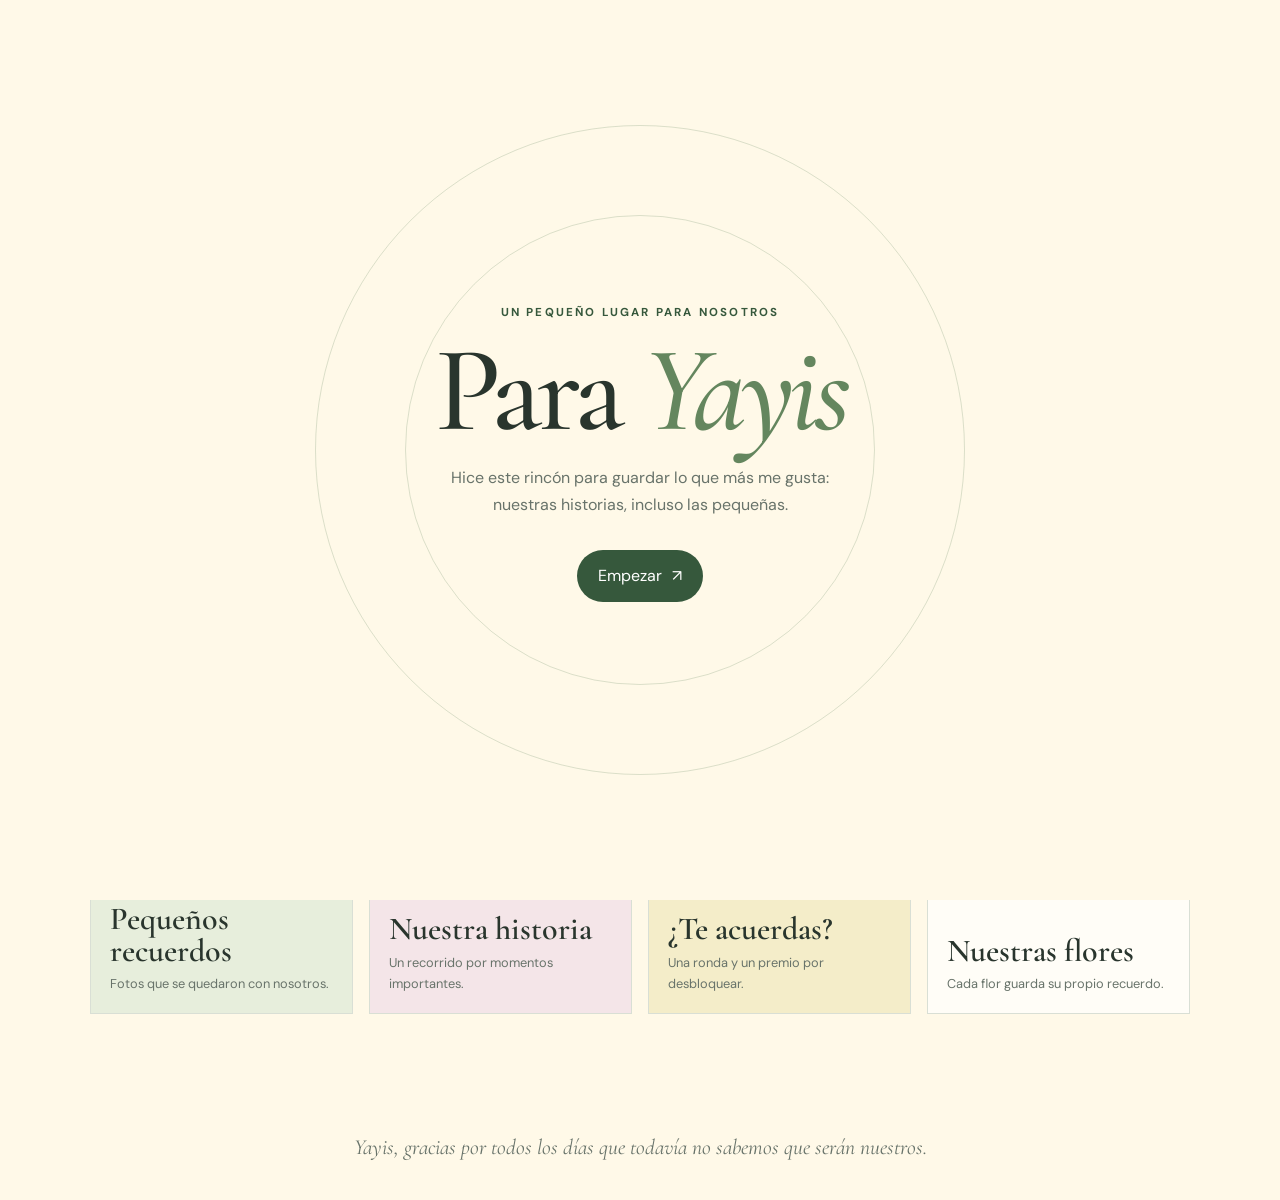
<file: index.html>
<!doctype html>
<html lang="es">

<head>
  <meta charset="utf-8">
  <meta name="viewport" content="width=device-width, initial-scale=1">
  <meta name="theme-color" content="#fff9e8">
  <meta name="description" content="Un pequeño rincón para celebrar nuestra historia.">
  <title>Un rincón para nosotros</title>
  <link rel="preconnect" href="https://fonts.googleapis.com">
  <link rel="preconnect" href="https://fonts.gstatic.com" crossorigin>
  <link
    href="https://fonts.googleapis.com/css2?family=Cormorant+Garamond:wght@400;500;600;700&family=DM+Sans:wght@400;500;600;700&display=swap"
    rel="stylesheet">
  <link rel="stylesheet" href="styles.css">
</head>

<body>
  <a class="skip-link" href="#contenido">Saltar al contenido</a>
  <section class="welcome" id="welcome" aria-labelledby="welcome-title">
    <div class="welcome-card"><span class="eyebrow">Un pequeño lugar para nosotros</span>
      <h1 id="welcome-title">Para <span data-name>[NOMBRE]</span></h1>
      <p class="welcome-copy" data-welcome></p><button class="button" id="start-button" type="button">Empezar <span
          aria-hidden="true">↗</span></button>
    </div>
  </section>
  <header class="topbar">
    <nav class="nav-wrap" aria-label="Navegación principal">
      <a class="brand" href="index.html" data-name>Para nosotros</a>
      <button class="nav-toggle" type="button" aria-label="Abrir menú" aria-expanded="false"
        aria-controls="nav-links">☰</button>
      <ul class="nav-links" id="nav-links">
        <li><a href="fotos.html">Yayis siendo Yayis</a></li>
        <li><a href="historia.html">Nuestra historia</a></li>
        <li><a href="quiz.html">Un juego</a></li>
        <li><a href="flores.html">El jardín</a></li>
      </ul>
    </nav>
  </header>
  <main id="contenido">
    <section class="home-hero">
      <div>
        <span class="eyebrow">Un pequeño lugar para nosotros</span>
        <h1>Para <span data-name>[NOMBRE]</span>,<br><em>a nuestra manera.</em></h1>
        <p data-welcome>Hice este rincón para guardar lo que más me gusta: nuestras historias, incluso las pequeñas.</p>
        <span class="counter" data-duration>Contando nuestros días juntos…</span>
      </div>
      <figure class="home-portrait">
        <img src="fotos/WhatsApp%20Image%202026-10-26%20at%2019.30.28.jpeg"
          alt="Retrato pintado de nosotros juntos, rodeados de estrellas de colores" fetchpriority="high">
        <figcaption>Un pedacito de nosotros.</figcaption>
      </figure>
    </section>
    <section class="section-links" aria-label="Recorre nuestras páginas">
      <a class="section-link" href="fotos.html"><span class="number">01 / INSTANTES</span><span>
          <h2>Pequeños recuerdos</h2>
          <p>Fotos que se quedaron con nosotros.</p>
        </span></a>
      <a class="section-link" href="historia.html"><span class="number">02 / CAPÍTULOS</span><span>
          <h2>Nuestra historia</h2>
          <p>Un recorrido por momentos importantes.</p>
        </span></a>
      <a class="section-link" href="quiz.html"><span class="number">03 / UN JUEGO</span><span>
          <h2>¿Te acuerdas?</h2>
          <p>Una ronda y un premio por desbloquear.</p>
        </span></a>
      <a class="section-link" href="flores.html"><span class="number">04 / JARDÍN</span><span>
          <h2>Nuestras flores</h2>
          <p>Cada flor guarda su propio recuerdo.</p>
        </span></a>
    </section>
  </main>
  <footer class="footer"><span data-name>[NOMBRE]</span>, gracias por todos los días que todavía no sabemos que serán
    nuestros.</footer>
  <script src="config.js"></script>
  <script src="app.js"></script>
</body>

</html>
</file>
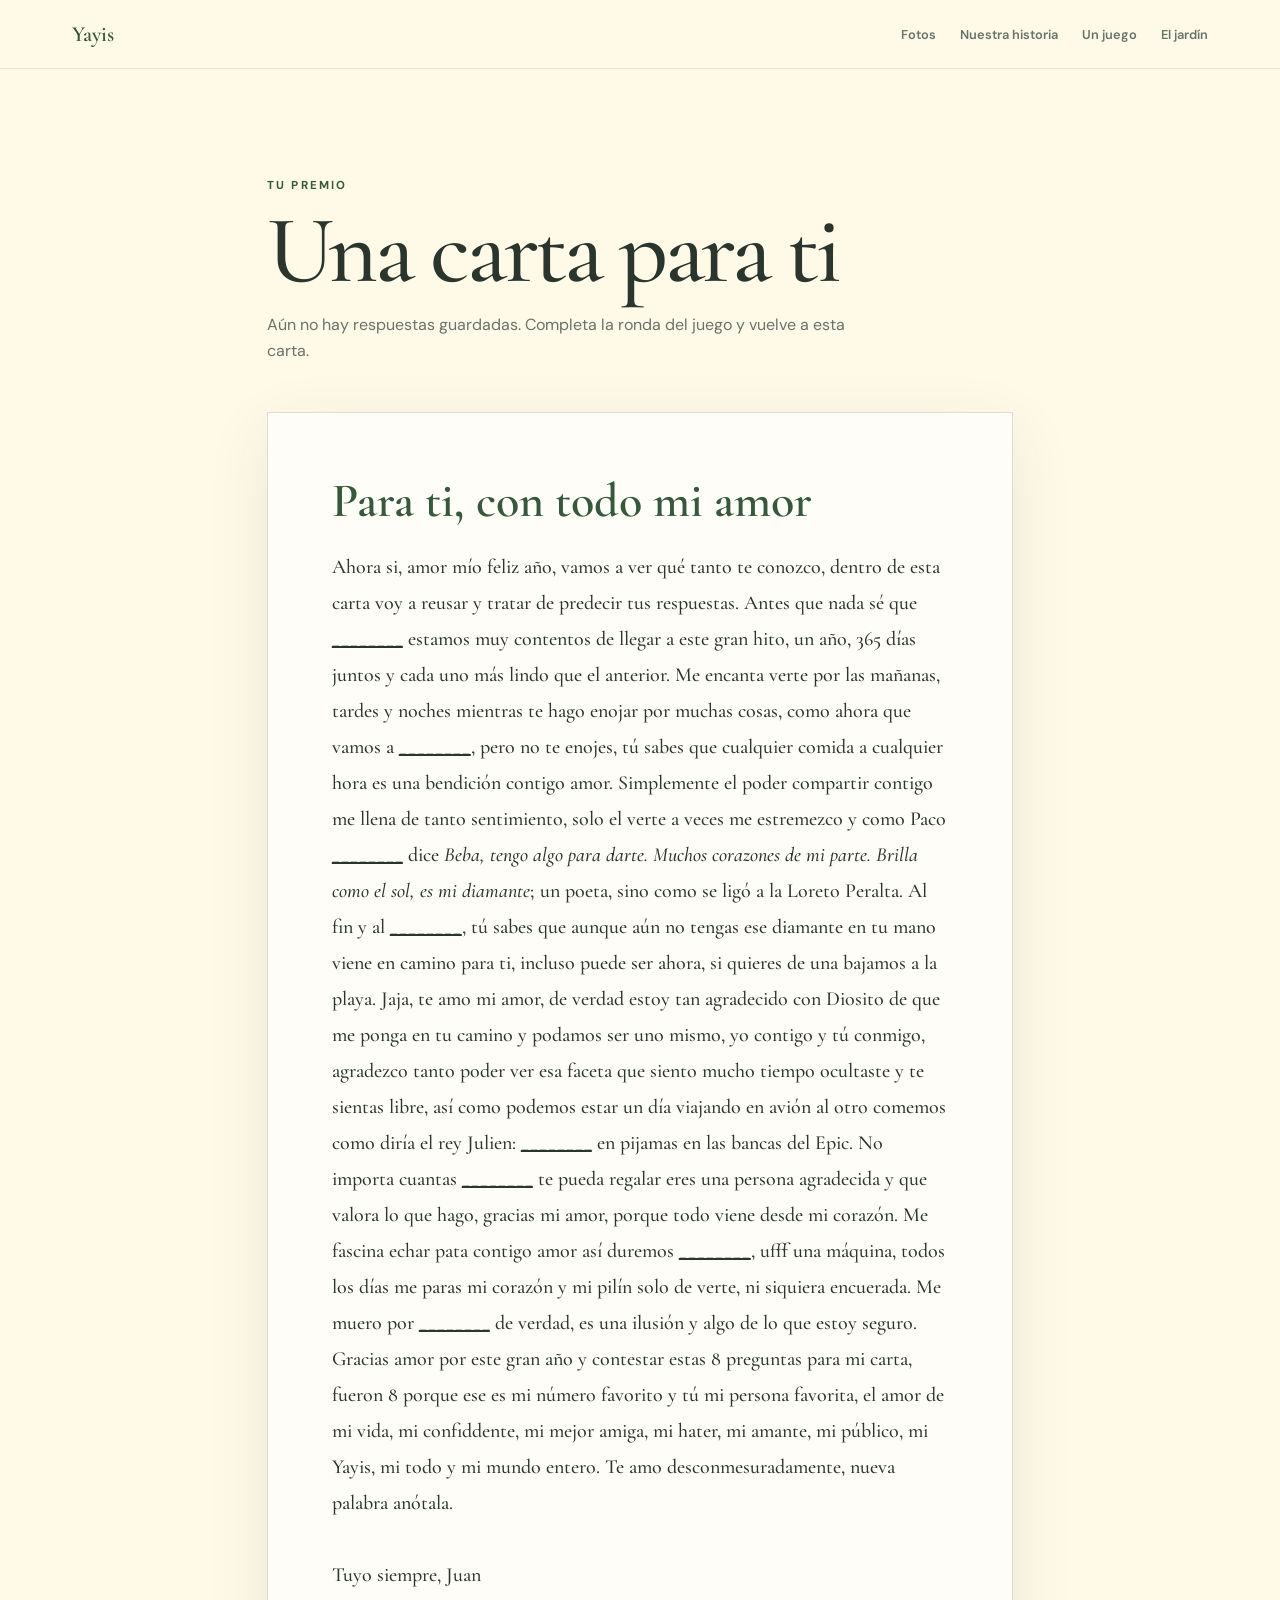
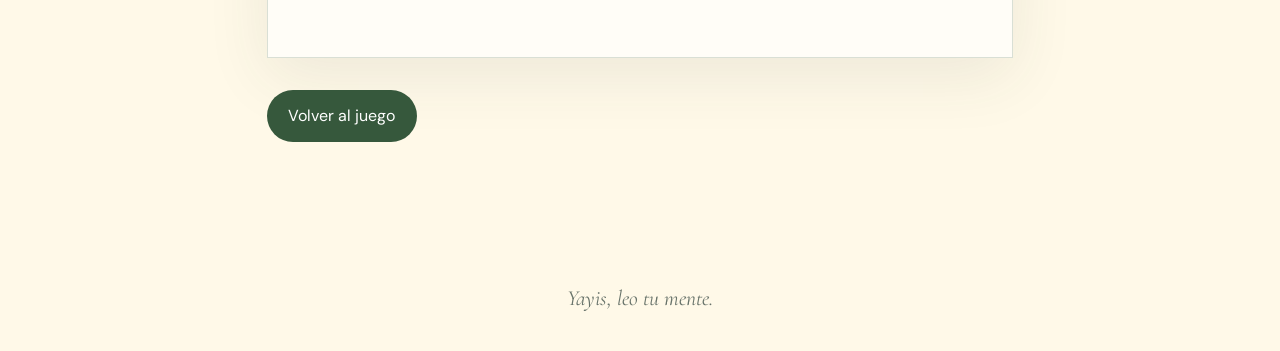
<file: carta.html>
<!doctype html>
<html lang="es">

<head>
    <meta charset="utf-8">
    <meta name="viewport" content="width=device-width, initial-scale=1">
    <meta name="theme-color" content="#fff9e8">
    <title>La carta del premio — Para nosotros</title>
    <link rel="preconnect" href="https://fonts.googleapis.com">
    <link rel="preconnect" href="https://fonts.gstatic.com" crossorigin>
    <link
        href="https://fonts.googleapis.com/css2?family=Cormorant+Garamond:wght@400;500;600;700&family=DM+Sans:wght@400;500;600;700&display=swap"
        rel="stylesheet">
    <link rel="stylesheet" href="styles.css">
</head>

<body data-page="letter">
    <a class="skip-link" href="#contenido">Saltar al contenido</a>
    <header class="topbar">
        <nav class="nav-wrap" aria-label="Navegación principal">
            <a class="brand" href="index.html" data-name>Para nosotros</a><button class="nav-toggle" type="button"
                aria-label="Abrir menú" aria-expanded="false" aria-controls="nav-links">☰</button>
            <ul class="nav-links" id="nav-links">
                <li><a href="fotos.html">Fotos</a></li>
                <li><a href="historia.html">Nuestra historia</a></li>
                <li><a href="quiz.html">Un juego</a></li>
                <li><a href="flores.html">El jardín</a></li>
            </ul>
        </nav>
    </header>
    <main id="contenido" class="page letter-page">
        <span class="eyebrow">Tu premio</span>
        <h1 class="page-title">Una carta para ti</h1>
        <p class="page-intro" id="letter-status" aria-live="polite"></p>
        <article class="letter-card">
            <h2 id="letter-title">Para ti, con todo mi amor</h2>
            <div class="letter-body" id="letter-body"></div>
        </article>
        <a class="button" href="quiz.html">Volver al juego</a>
    </main>
    <footer class="footer"><span data-name></span>, leo tu mente.</footer>
    <script src="config.js"></script>
    <script src="app.js"></script>
</body>

</html>
</file>
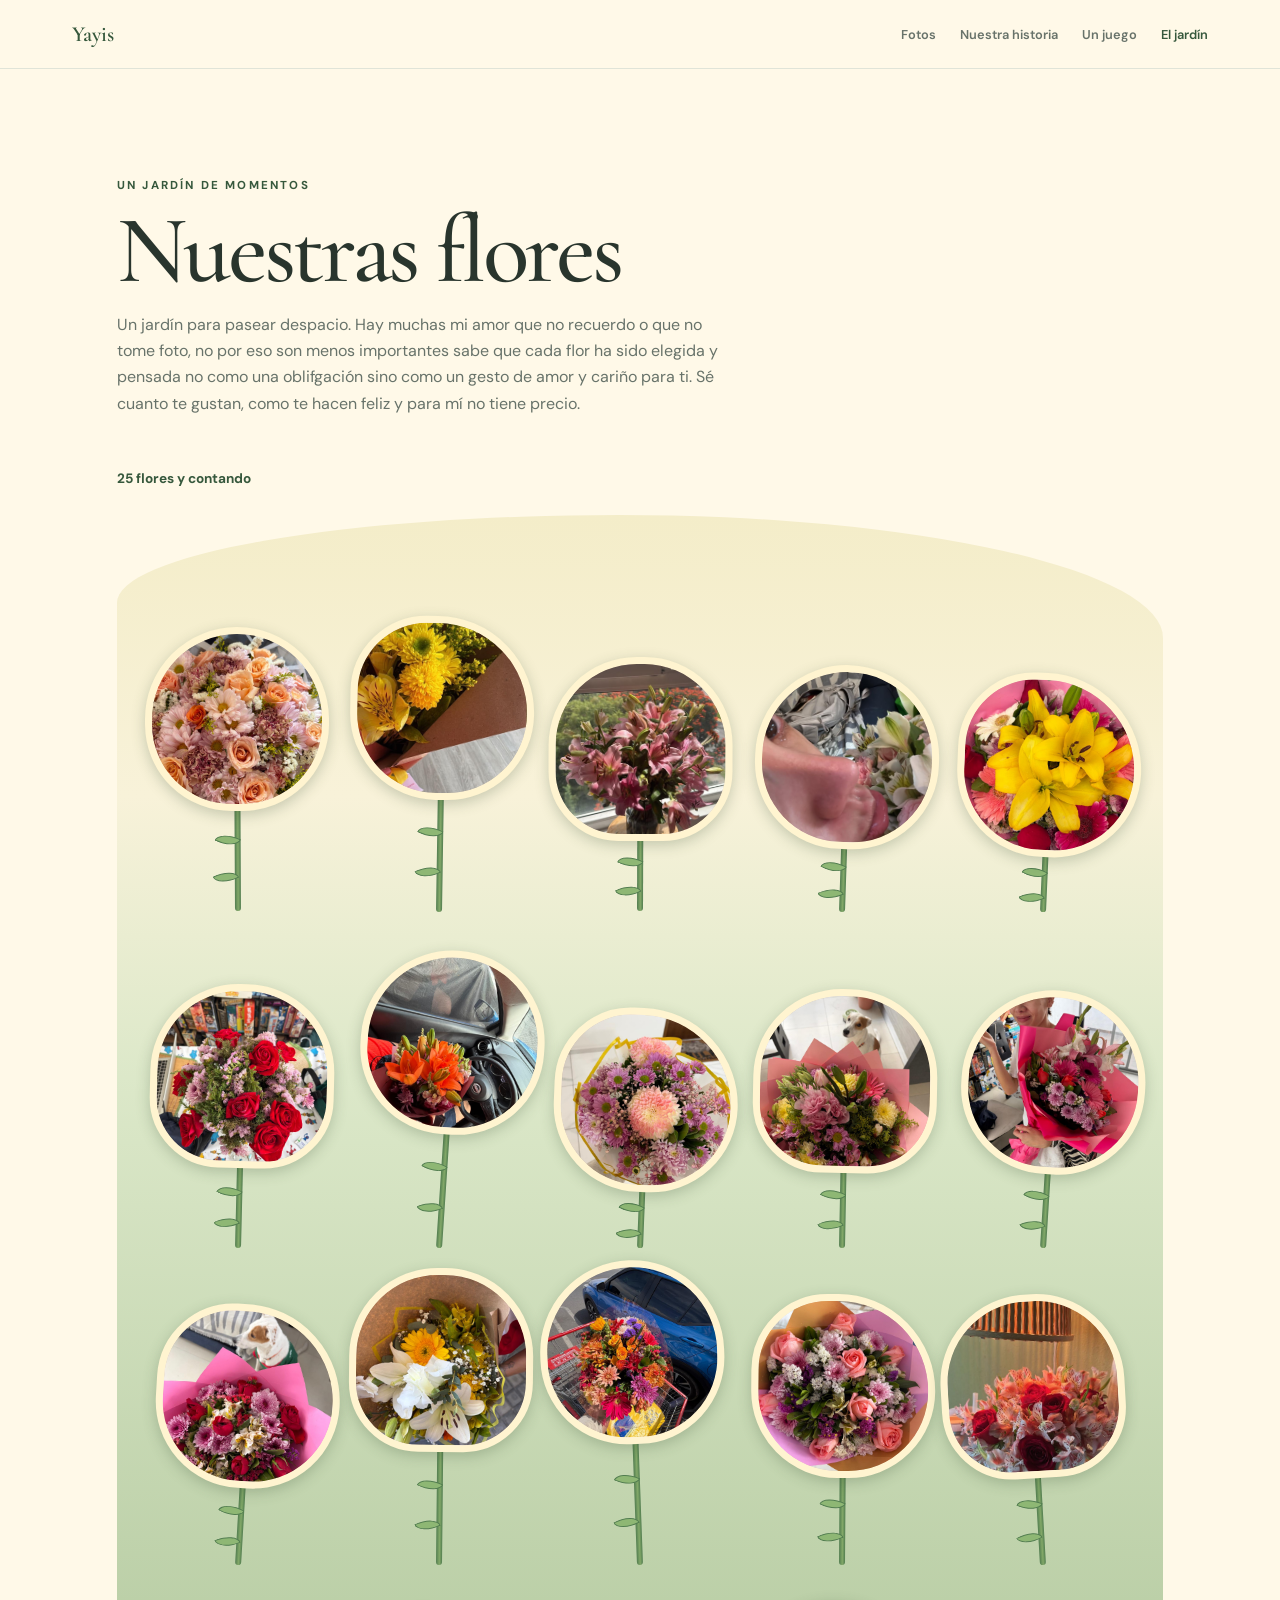
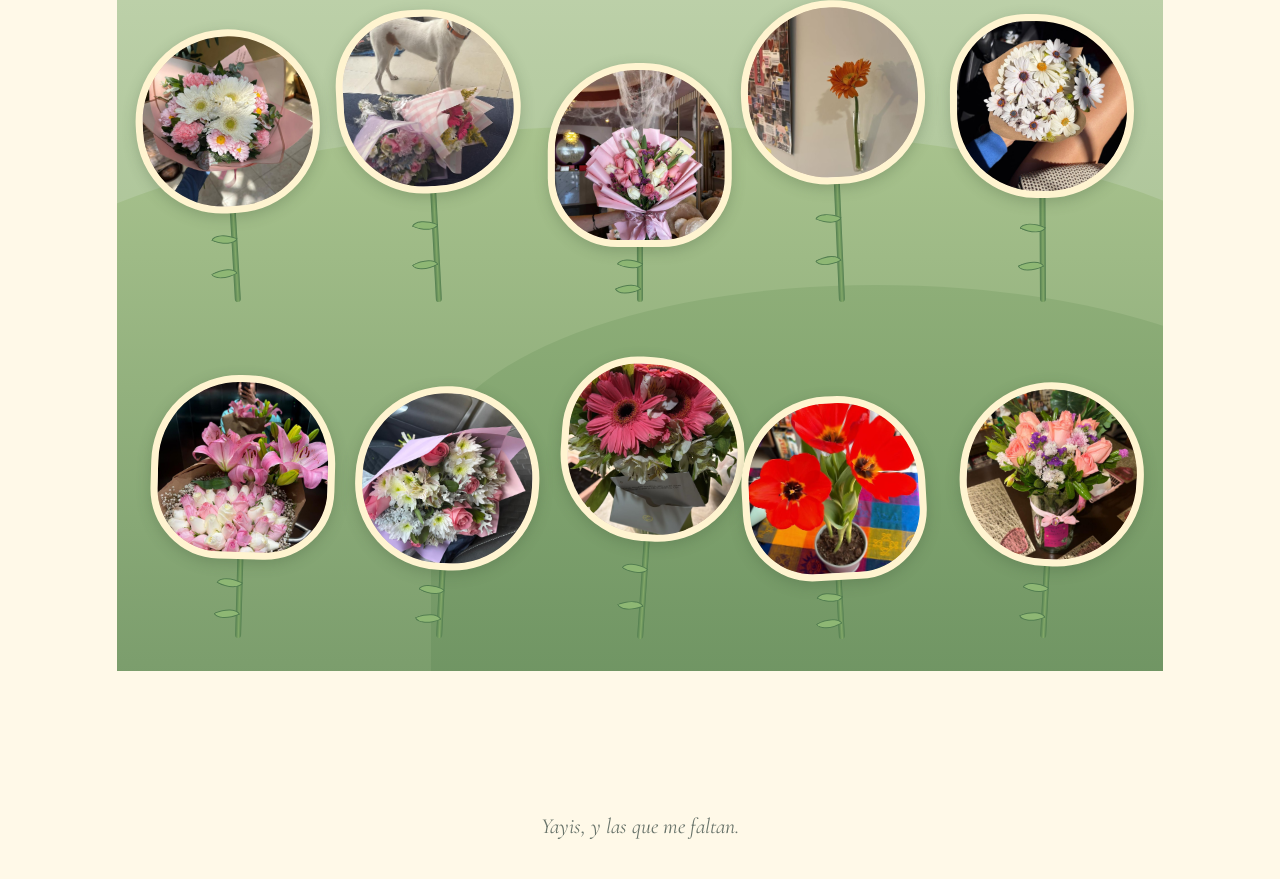
<file: flores.html>
<!doctype html>
<html lang="es">

<head>
    <meta charset="utf-8">
    <meta name="viewport" content="width=device-width, initial-scale=1">
    <meta name="theme-color" content="#fff9e8">
    <title>Nuestras flores — Para nosotros</title>
    <link rel="preconnect" href="https://fonts.googleapis.com">
    <link rel="preconnect" href="https://fonts.gstatic.com" crossorigin>
    <link
        href="https://fonts.googleapis.com/css2?family=Cormorant+Garamond:wght@400;500;600;700&family=DM+Sans:wght@400;500;600;700&display=swap"
        rel="stylesheet">
    <link rel="stylesheet" href="styles.css">
</head>

<body data-page="flowers">
    <a class="skip-link" href="#contenido">Saltar al contenido</a>
    <header class="topbar">
        <nav class="nav-wrap" aria-label="Navegación principal">
            <a class="brand" href="index.html" data-name>Para nosotros</a><button class="nav-toggle" type="button"
                aria-label="Abrir menú" aria-expanded="false" aria-controls="nav-links">☰</button>
            <ul class="nav-links" id="nav-links">
                <li><a href="fotos.html">Fotos</a></li>
                <li><a href="historia.html">Nuestra historia</a></li>
                <li><a href="quiz.html">Un juego</a></li>
                <li><a href="flores.html">El jardín</a></li>
            </ul>
        </nav>
    </header>
    <main id="contenido" class="page garden-page"><span class="eyebrow">Un jardín de momentos</span>
        <h1 class="page-title">Nuestras flores</h1>
        <p class="page-intro">Un jardín para pasear despacio. Hay muchas mi amor que no recuerdo o que no tome foto, no por eso son menos importantes
            sabe que cada flor ha sido elegida y pensada no como una oblifgación sino como un gesto de amor y cariño para ti. Sé cuanto te
            gustan, como te hacen feliz y para mí no tiene precio.
        </p>
        <p class="flower-count" id="flower-count"></p>
        <div class="garden-meadow" id="flower-grid" aria-label="Jardín de recuerdos florales"></div>
    </main>
    <dialog class="flower-lightbox" id="flower-lightbox" aria-label="Foto de flor ampliada">
        <div class="flower-lightbox-image" id="flower-lightbox-image"></div>
        <div class="lightbox-meta">
            <p><strong id="flower-lightbox-caption"></strong></p>
            <div class="lightbox-controls"><button class="icon-button" id="previous-flower" type="button"
                    aria-label="Flor anterior">←</button><button class="icon-button" id="next-flower" type="button"
                    aria-label="Flor siguiente">→</button><button class="icon-button" id="close-flower-lightbox"
                    type="button" aria-label="Cerrar foto">×</button></div>
        </div>
    </dialog>
    <footer class="footer"><span data-name></span>, y las que me faltan.</footer>
    <script src="config.js"></script>
    <script src="app.js"></script>
</body>

</html>
</file>
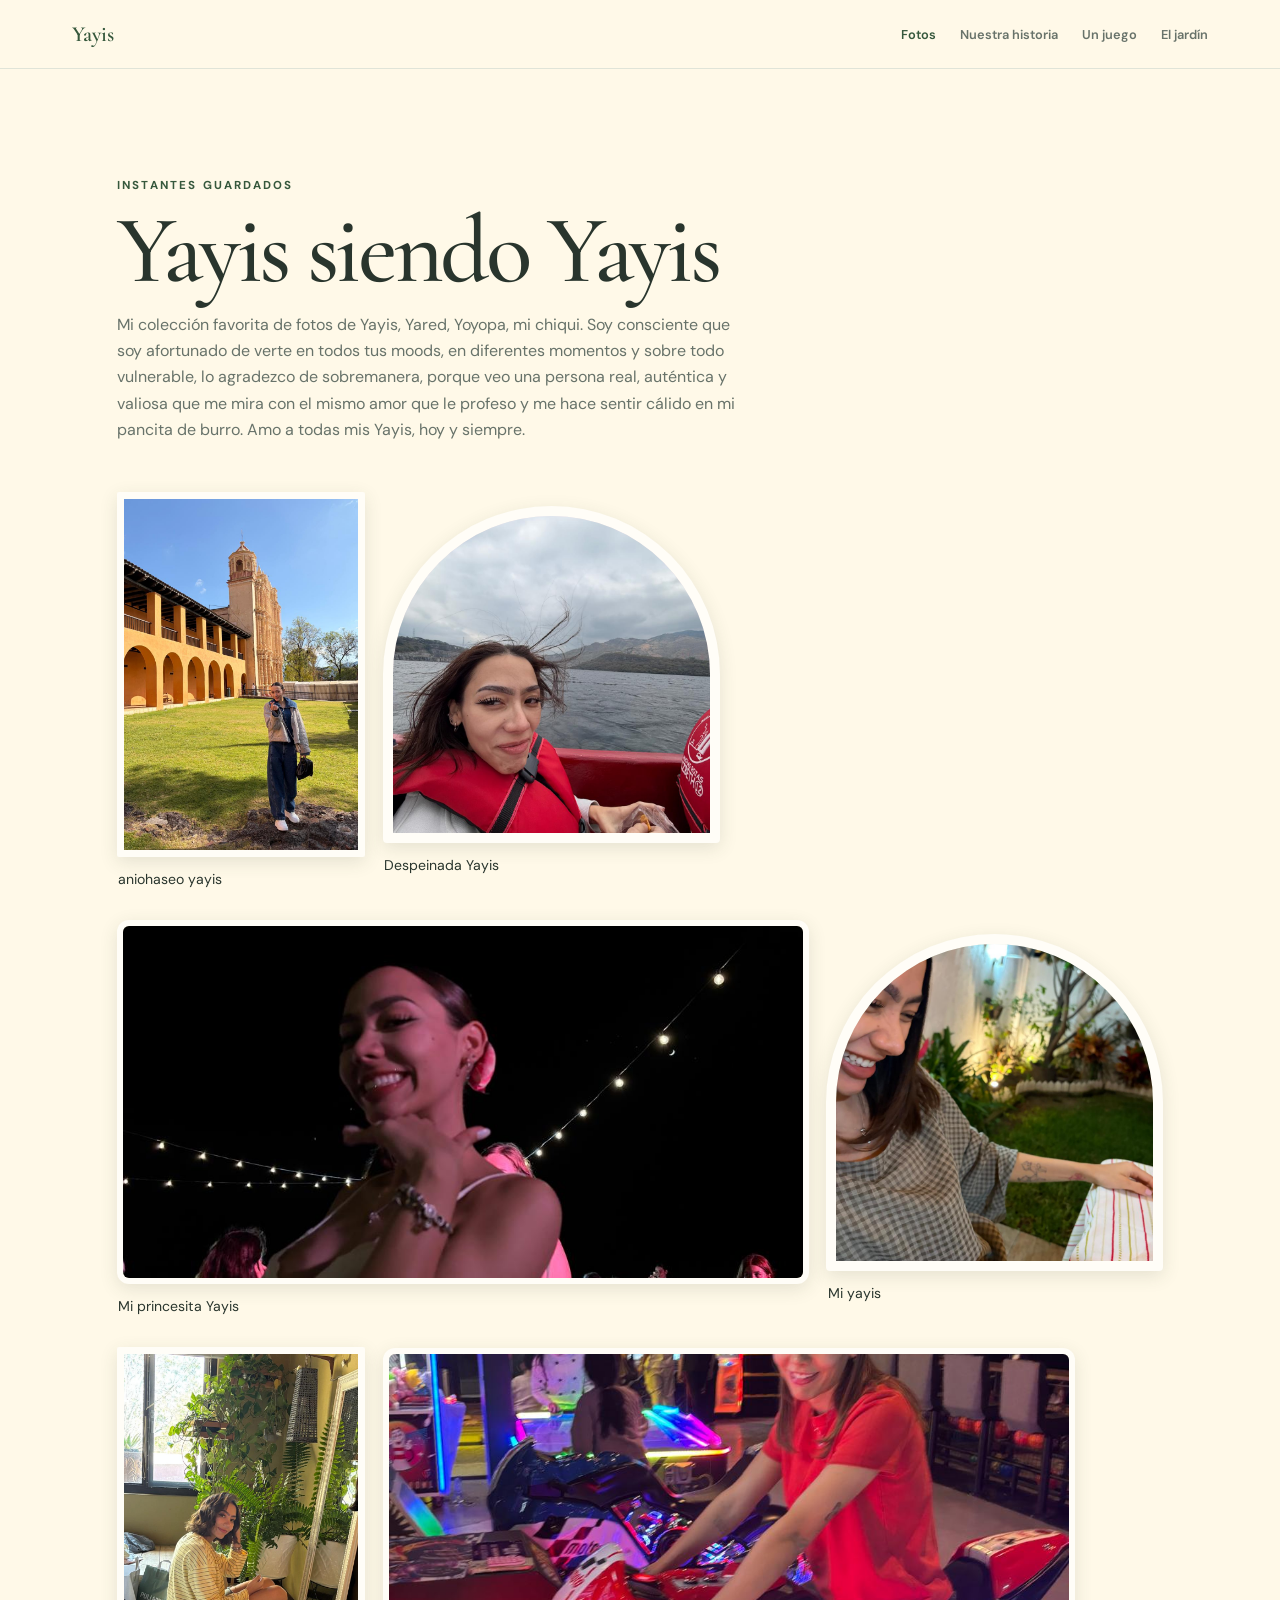
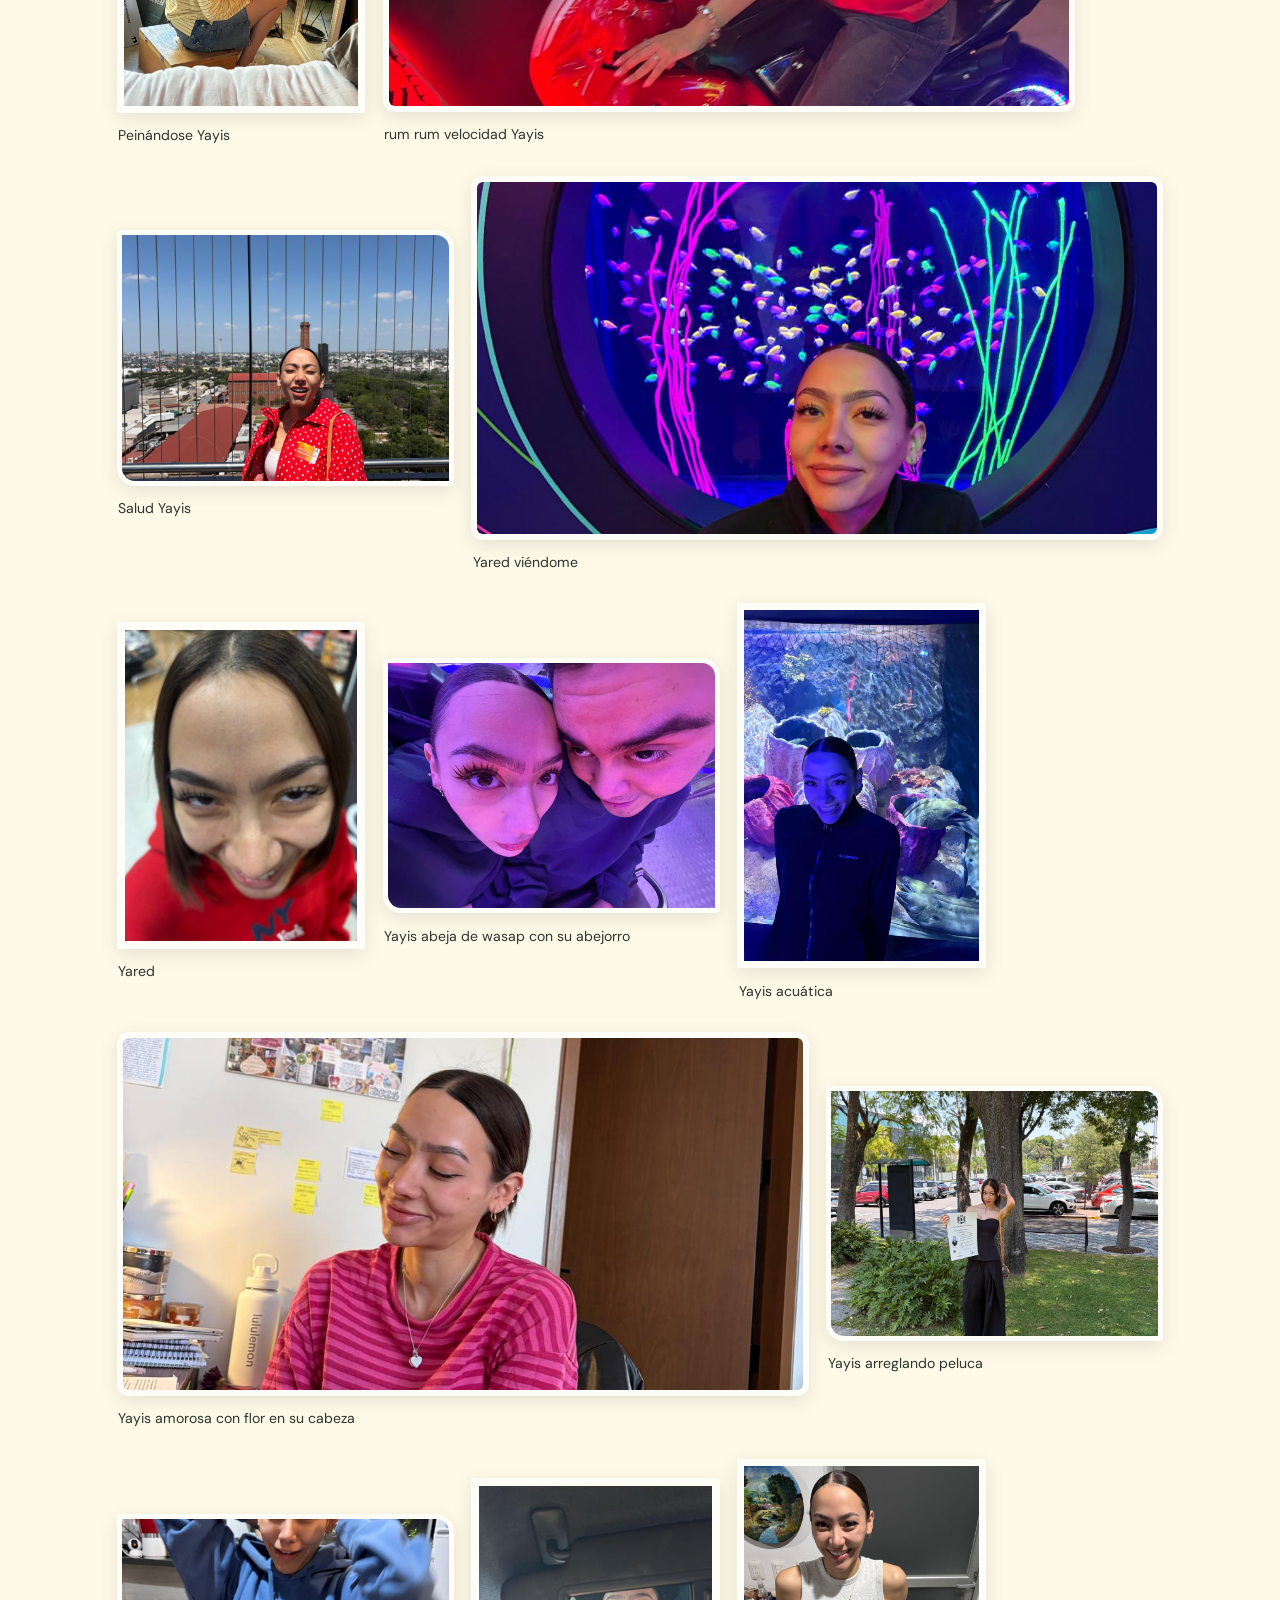
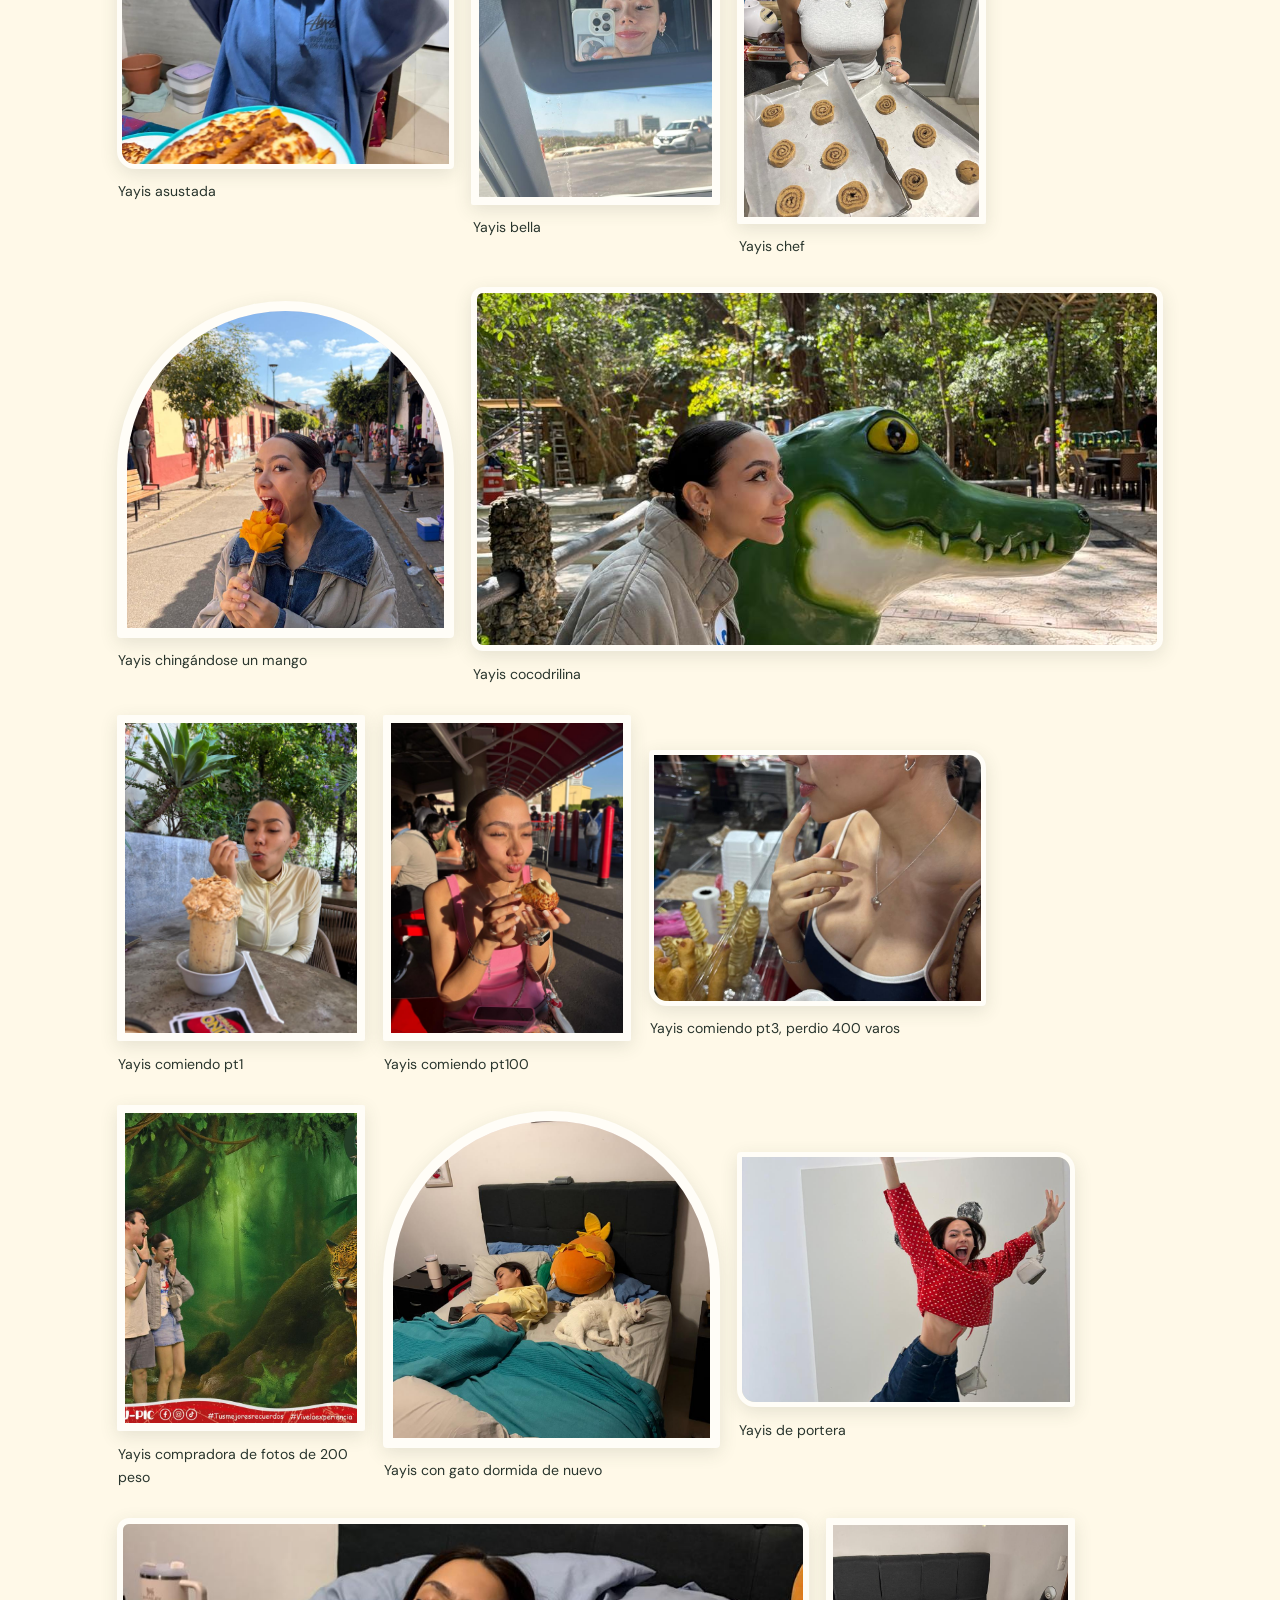
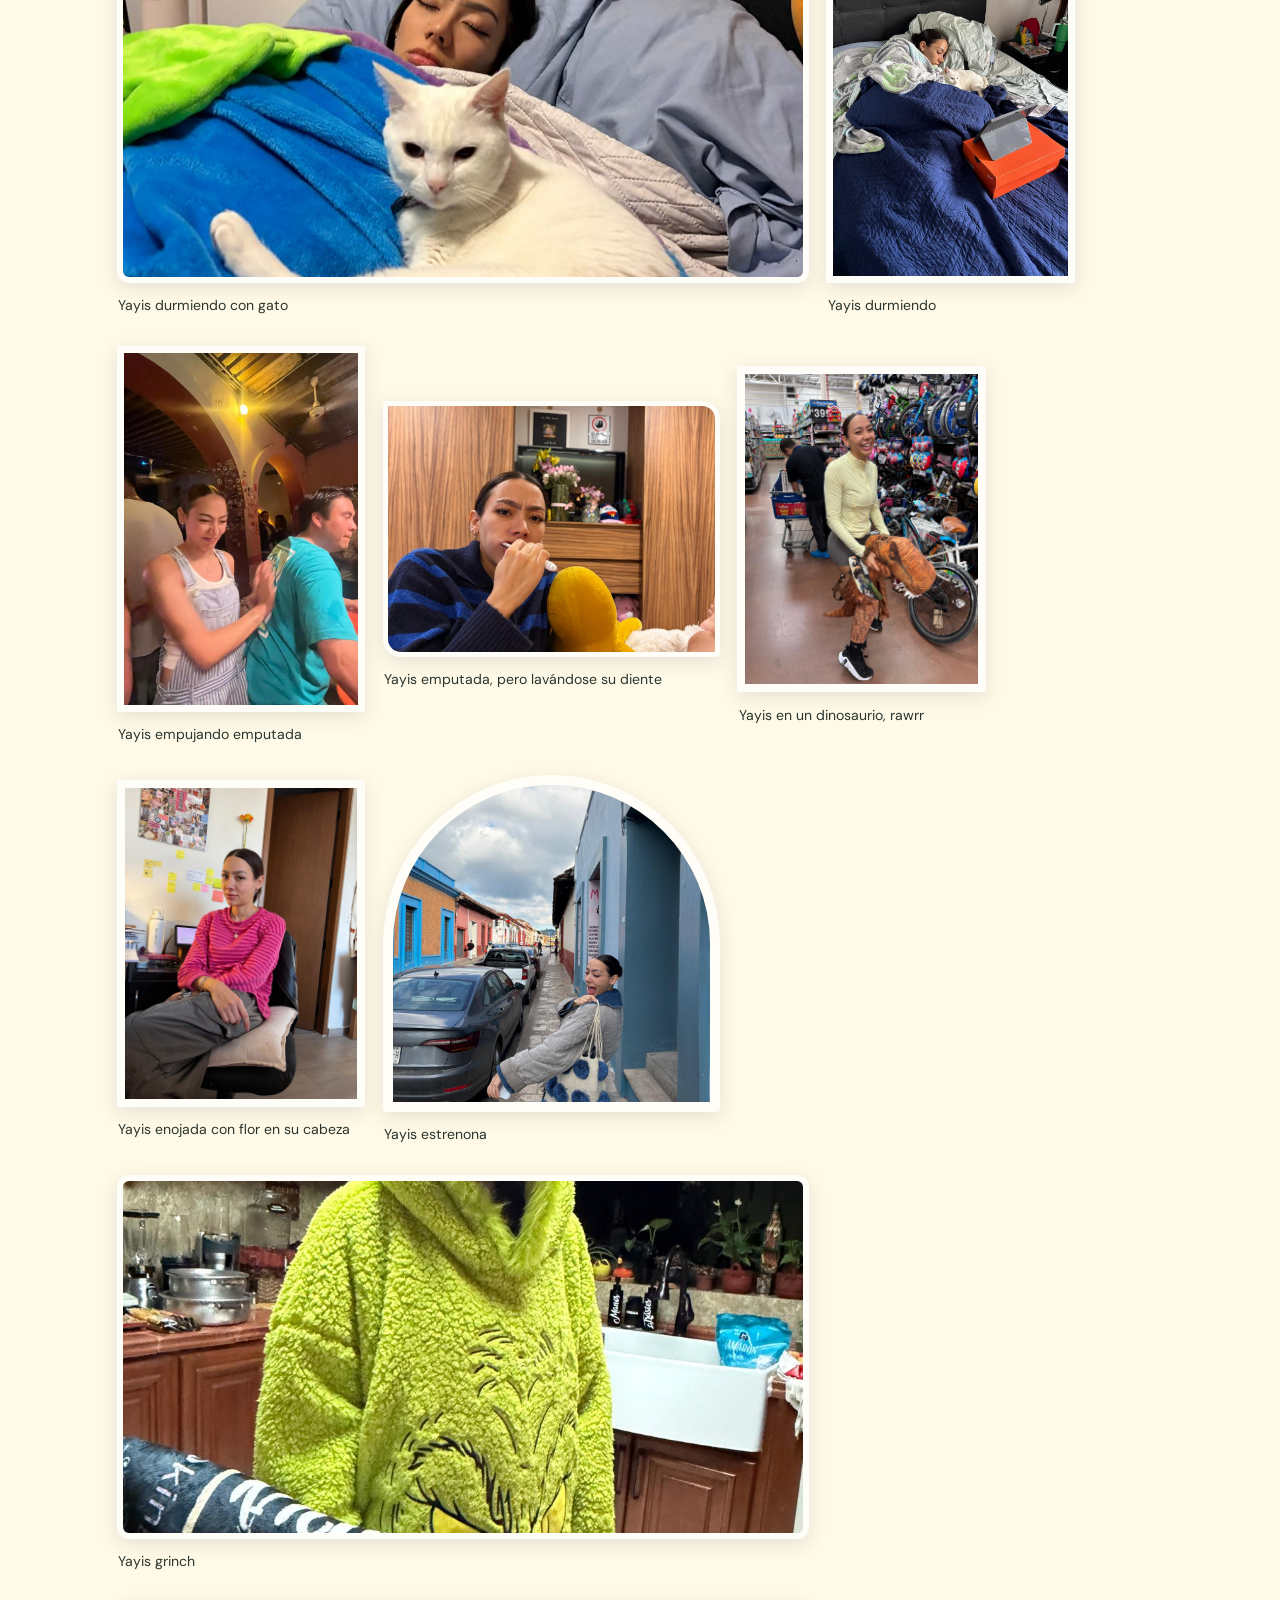
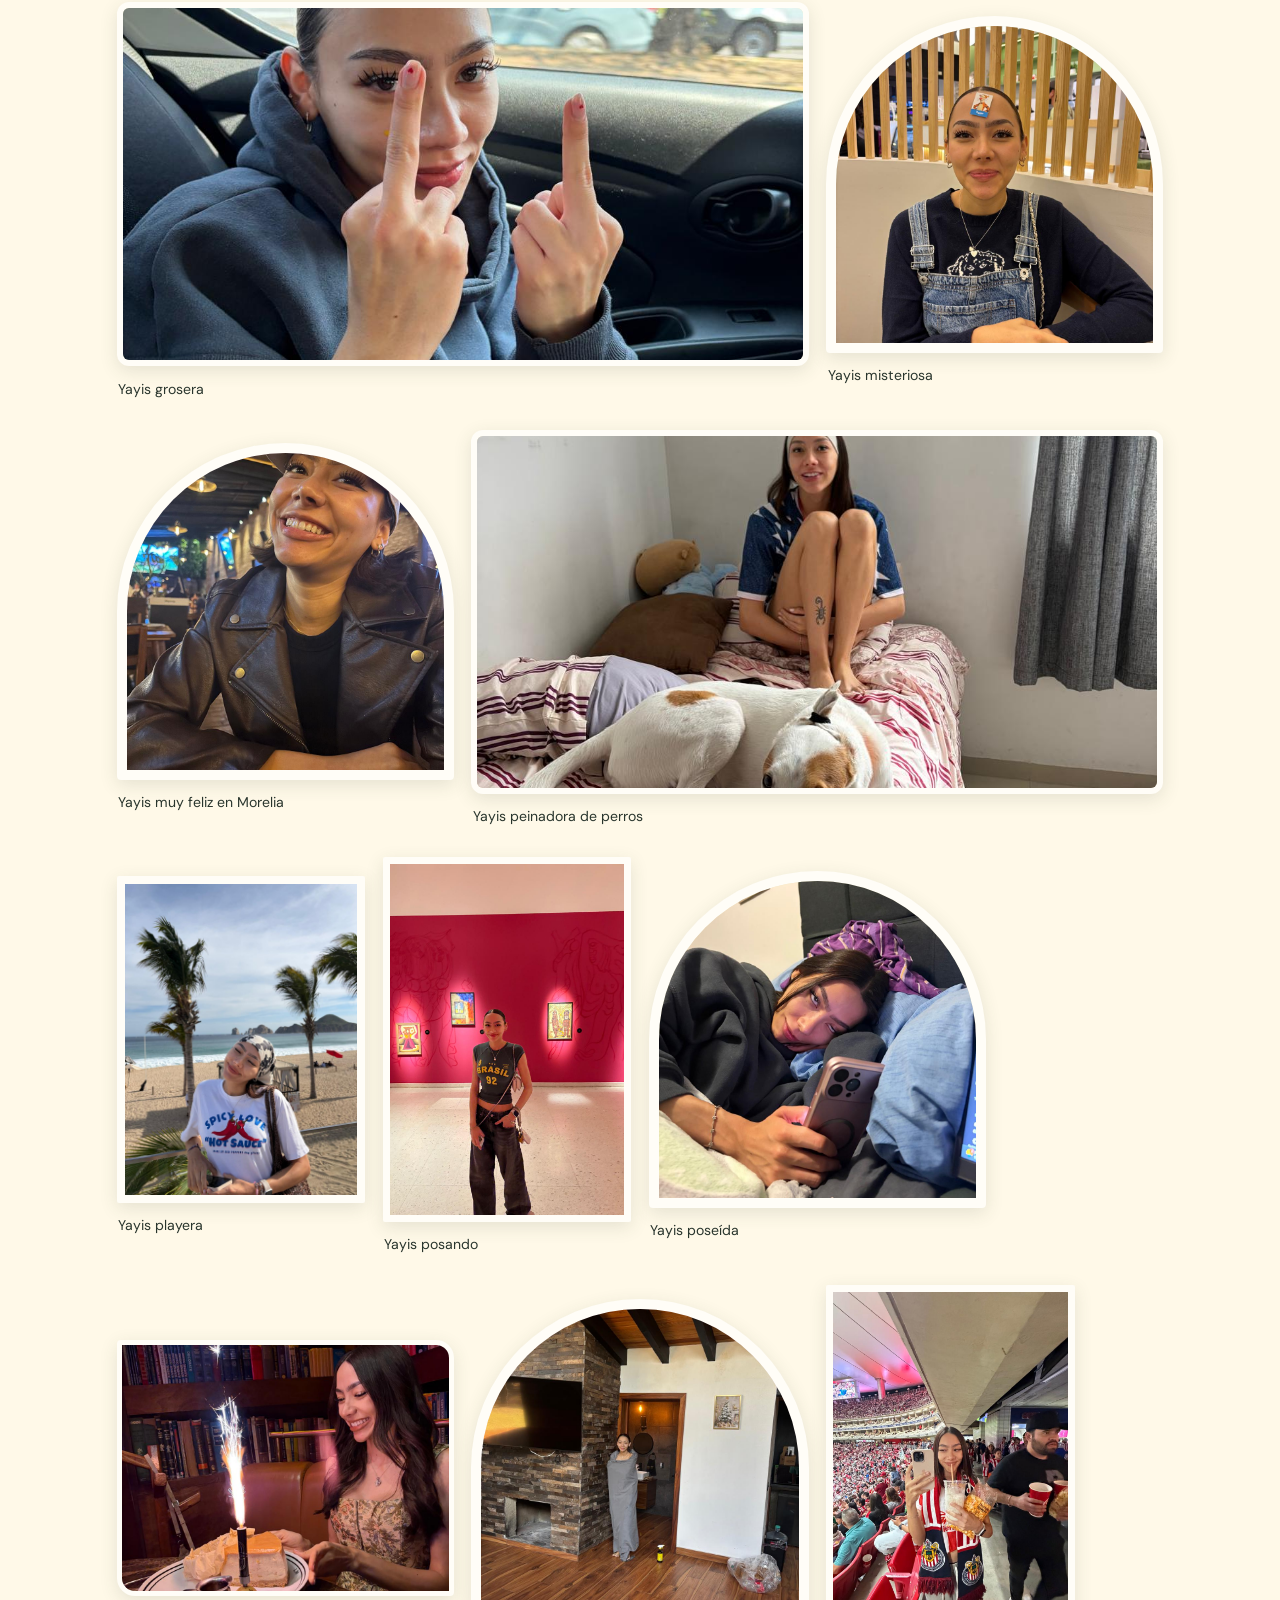
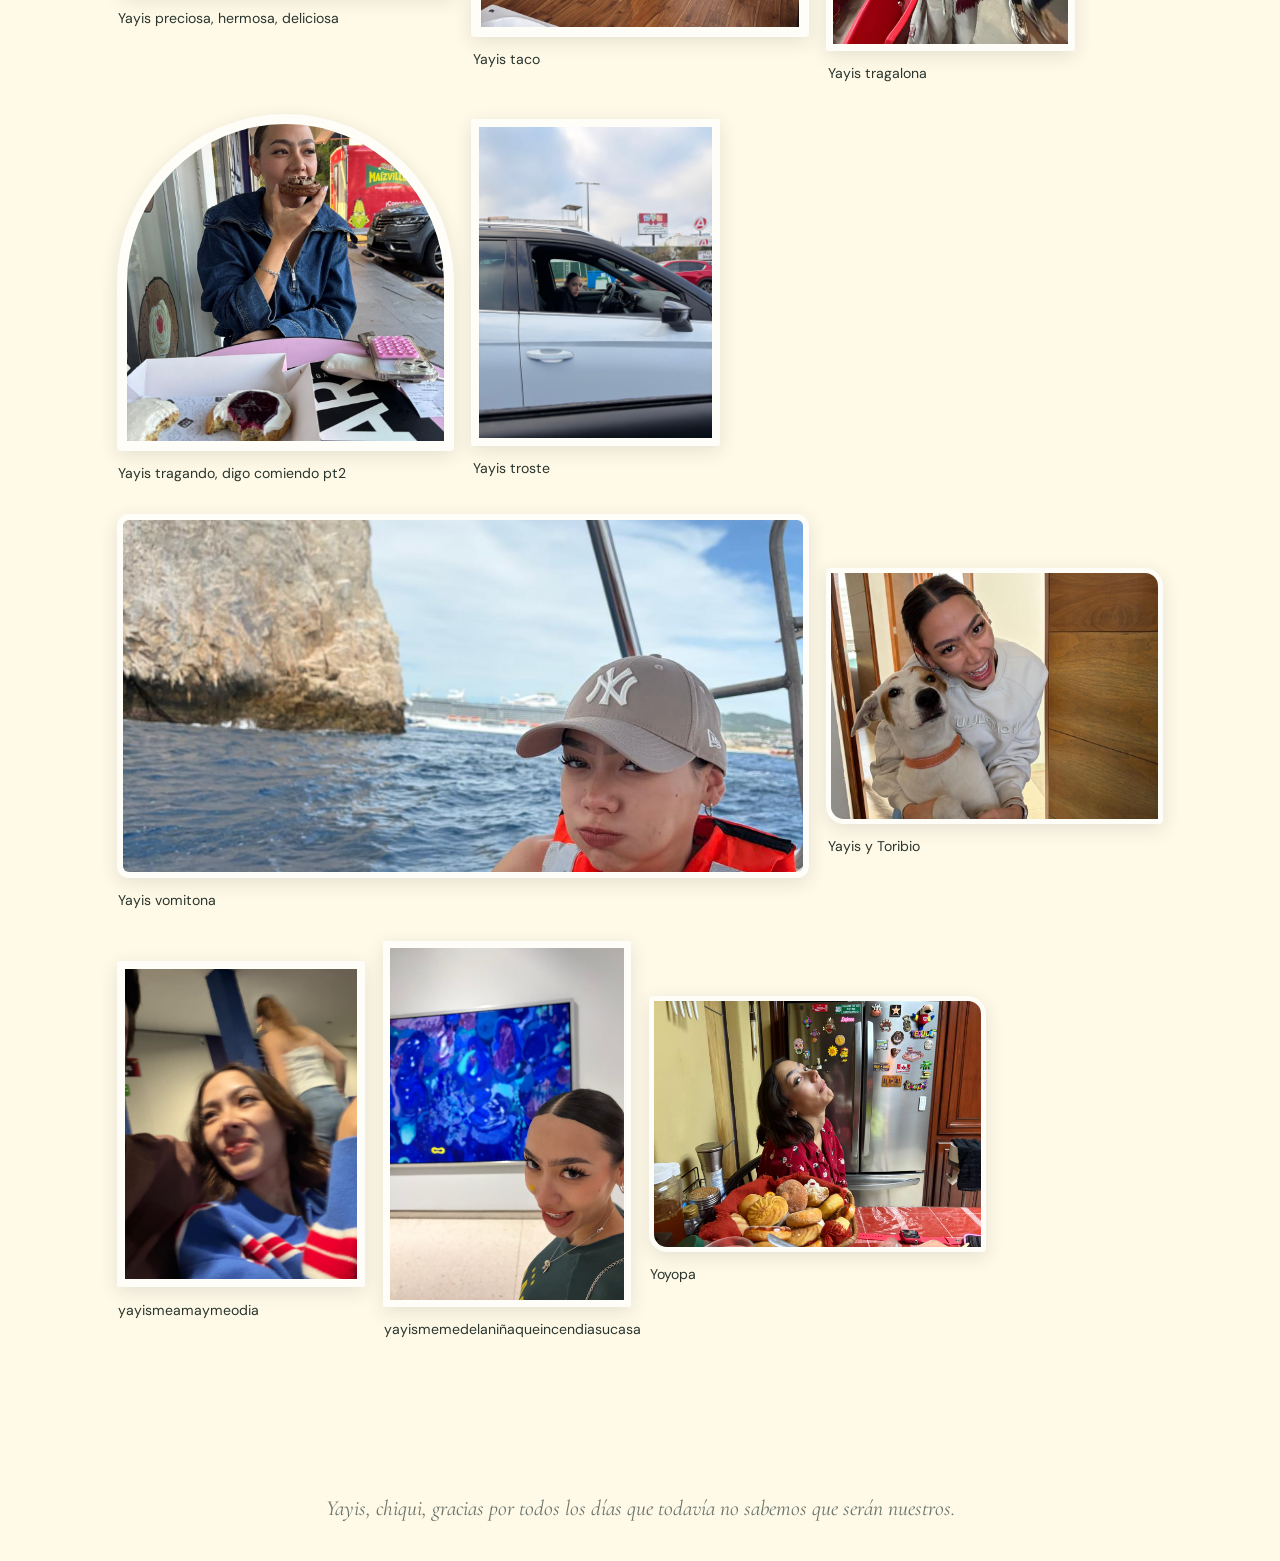
<file: fotos.html>
<!doctype html>
<html lang="es">

<head>
  <meta charset="utf-8">
  <meta name="viewport" content="width=device-width, initial-scale=1">
  <meta name="theme-color" content="#fff9e8">
  <title>Yayis siendo yayis — Para nosotros</title>
  <link rel="preconnect" href="https://fonts.googleapis.com">
  <link rel="preconnect" href="https://fonts.gstatic.com" crossorigin>
  <link
    href="https://fonts.googleapis.com/css2?family=Cormorant+Garamond:wght@400;500;600;700&family=DM+Sans:wght@400;500;600;700&display=swap"
    rel="stylesheet">
  <link rel="stylesheet" href="styles.css">
</head>

<body data-page="photos">
  <a class="skip-link" href="#contenido">Saltar al contenido</a>
  <header class="topbar">
    <nav class="nav-wrap" aria-label="Navegación principal">
      <a class="brand" href="index.html" data-name>Para nosotros</a><button class="nav-toggle" type="button"
        aria-label="Abrir menú" aria-expanded="false" aria-controls="nav-links">☰</button>
      <ul class="nav-links" id="nav-links">
        <li><a href="fotos.html">Fotos</a></li>
        <li><a href="historia.html">Nuestra historia</a></li>
        <li><a href="quiz.html">Un juego</a></li>
        <li><a href="flores.html">El jardín</a></li>
      </ul>
    </nav>
  </header>
  <main id="contenido" class="page"><span class="eyebrow">Instantes guardados</span>
    <h1 class="page-title">Yayis siendo Yayis</h1>
    <p class="page-intro">Mi colección favorita de fotos de Yayis, Yared, Yoyopa, mi chiqui. Soy consciente que soy
      afortunado de verte en todos tus moods, en diferentes momentos y sobre todo vulnerable, lo agradezco de
      sobremanera, porque veo una persona real, auténtica y valiosa que me mira con el mismo amor que le profeso
      y me hace sentir cálido en mi pancita de burro. Amo a todas mis Yayis, hoy y siempre.
    </p>
    <div class="gallery-grid" id="gallery-grid" aria-label="Galería de fotos de Yayis"></div>
  </main>
  <dialog id="lightbox" aria-label="Foto ampliada">
    <div class="lightbox-image" id="lightbox-image"></div>
    <div class="lightbox-meta">
      <p><strong id="lightbox-caption"></strong></p>
      <div class="lightbox-controls"><button class="icon-button" id="previous-photo" type="button"
          aria-label="Foto anterior">←</button><button class="icon-button" id="next-photo" type="button"
          aria-label="Foto siguiente">→</button><button class="icon-button" id="close-lightbox" type="button"
          aria-label="Cerrar foto">×</button></div>
    </div>
  </dialog>
  <footer class="footer"><span data-name></span>, chiqui, gracias por todos los días que todavía no sabemos que serán
    nuestros.</footer>
  <script src="config.js"></script>
  <script src="app.js"></script>
</body>

</html>
</file>
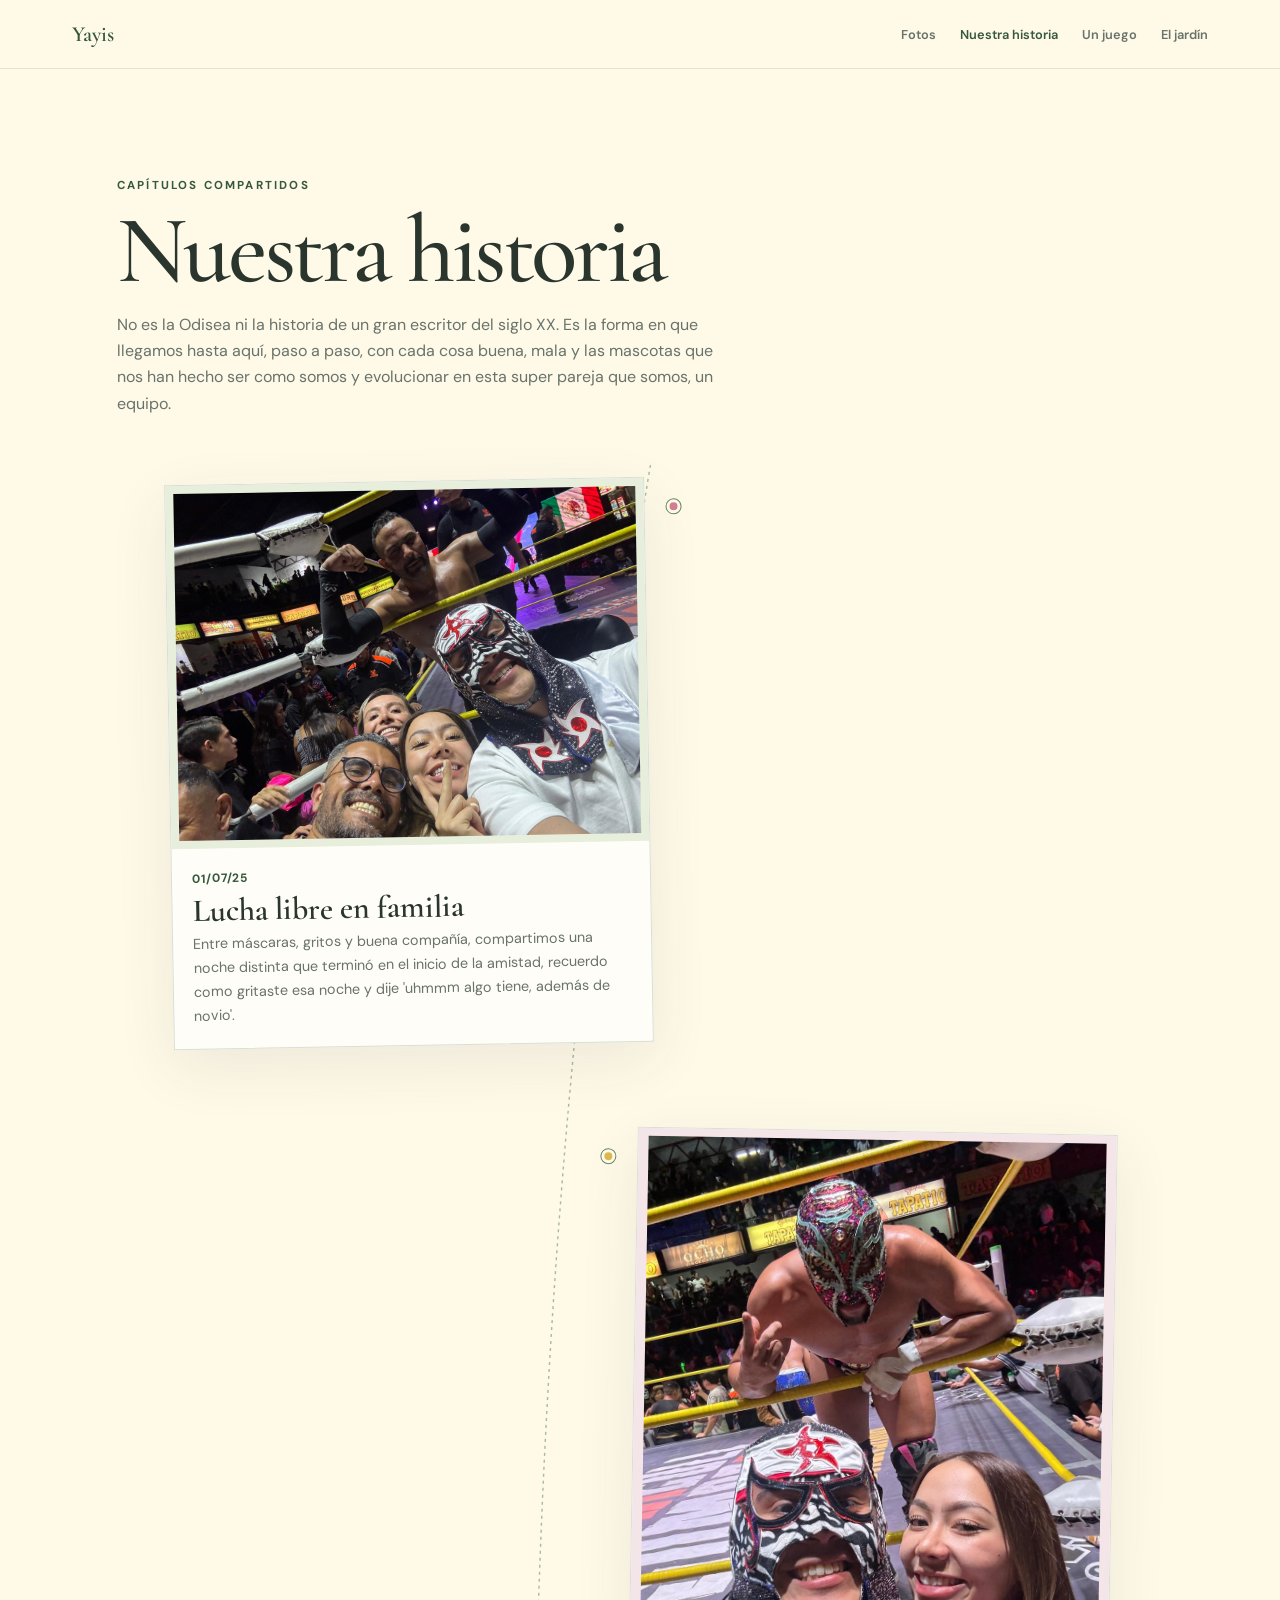
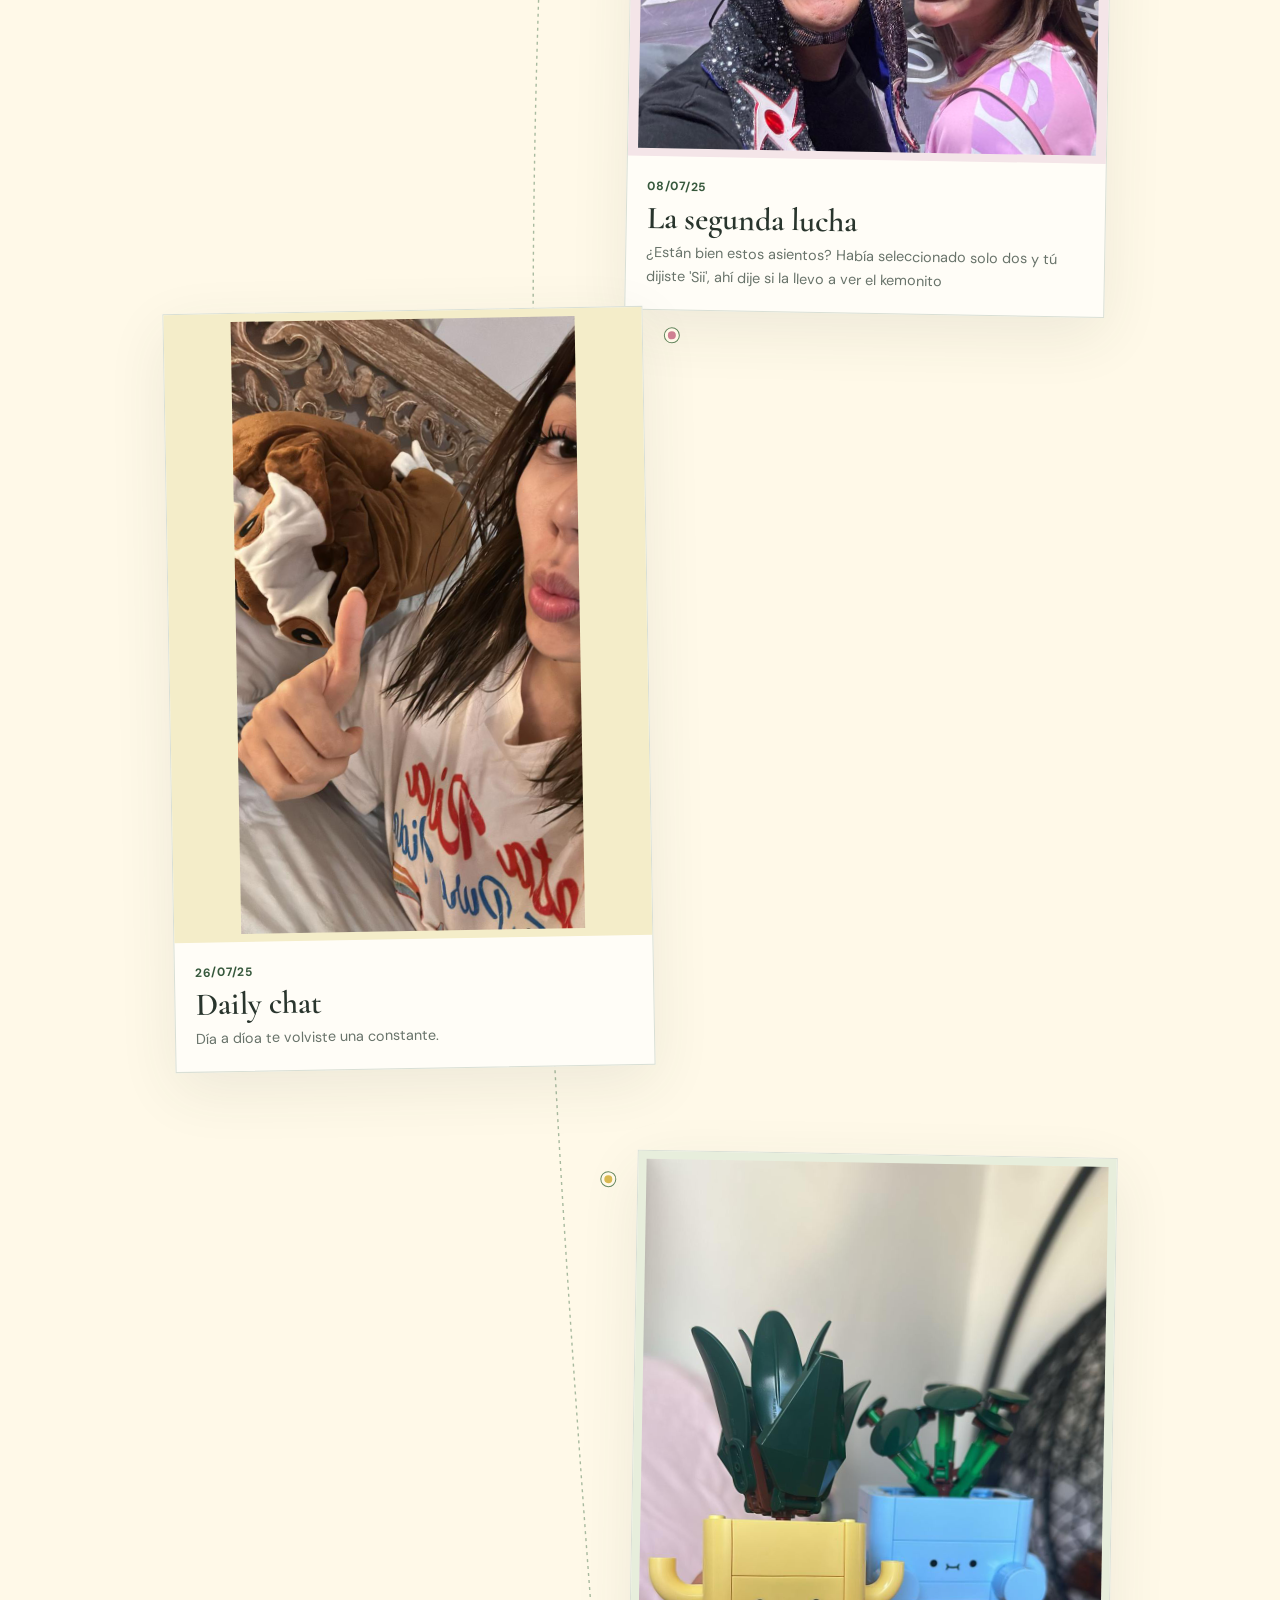
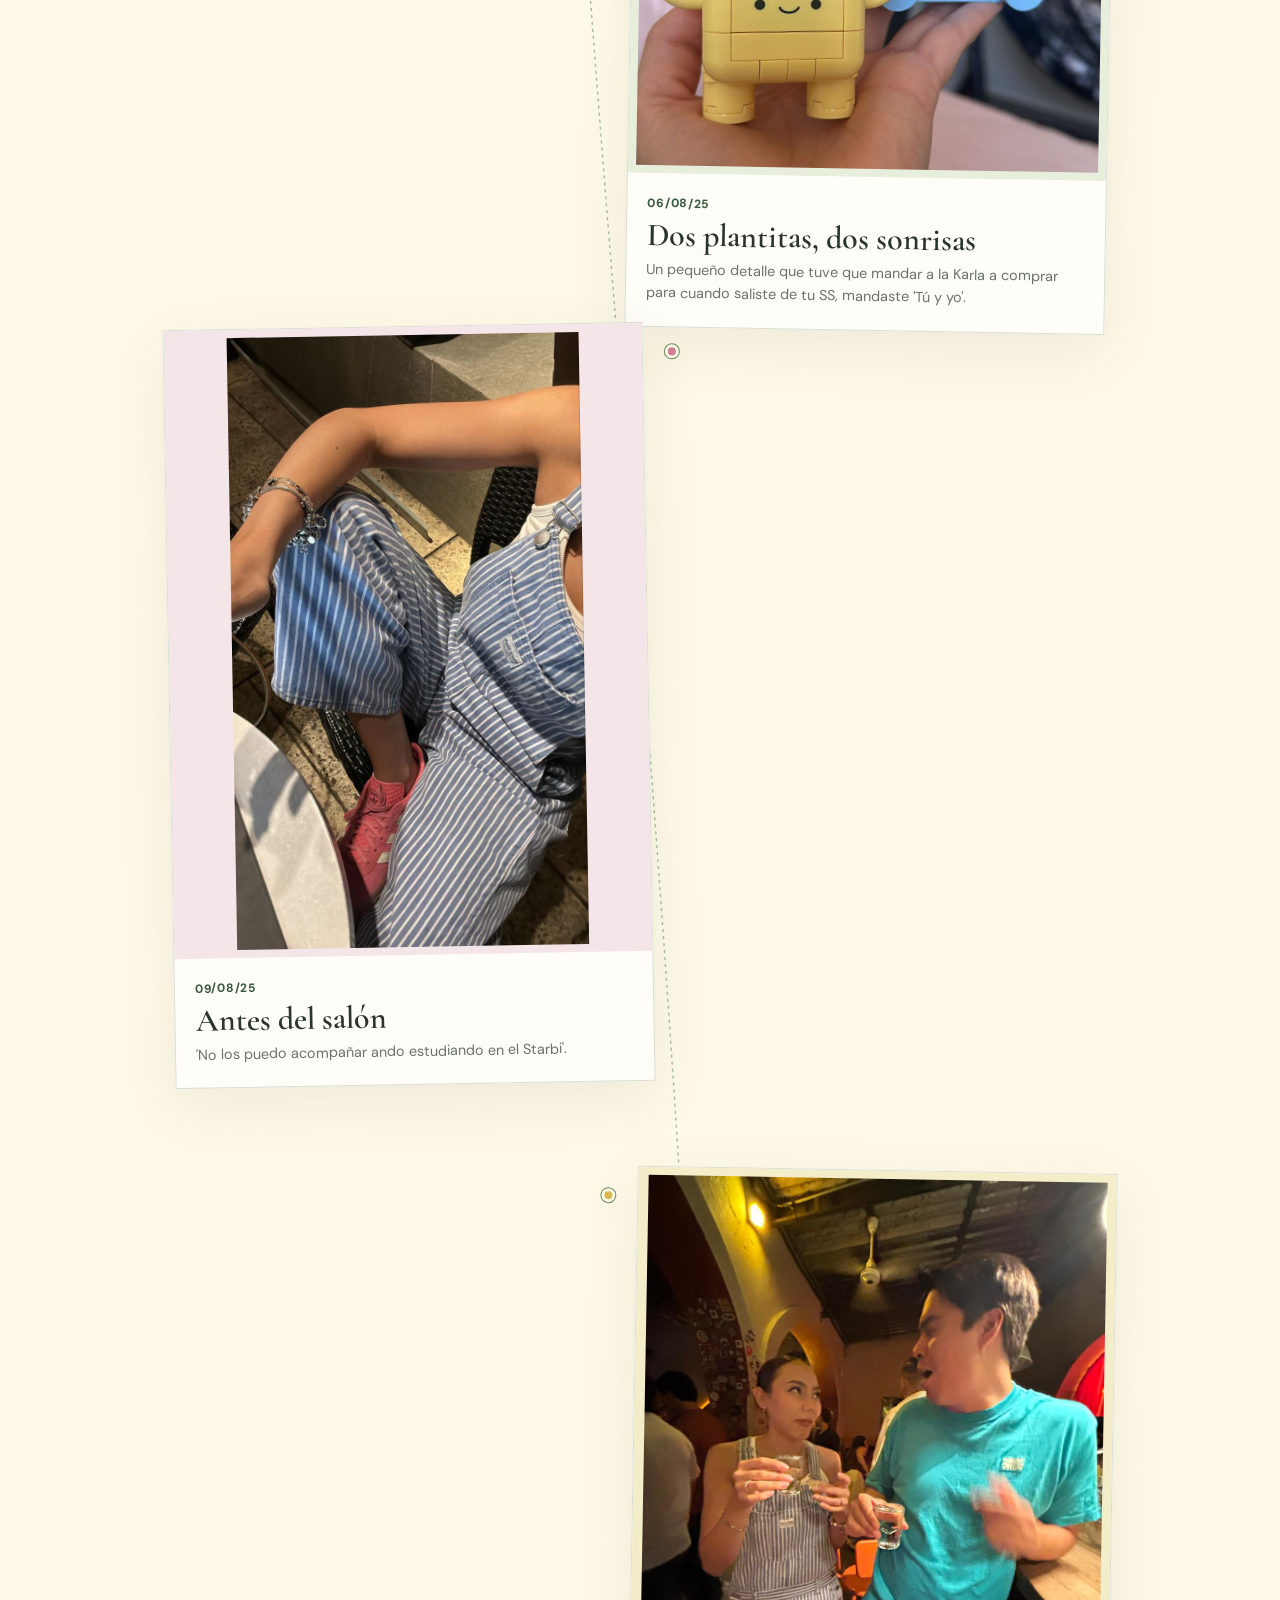
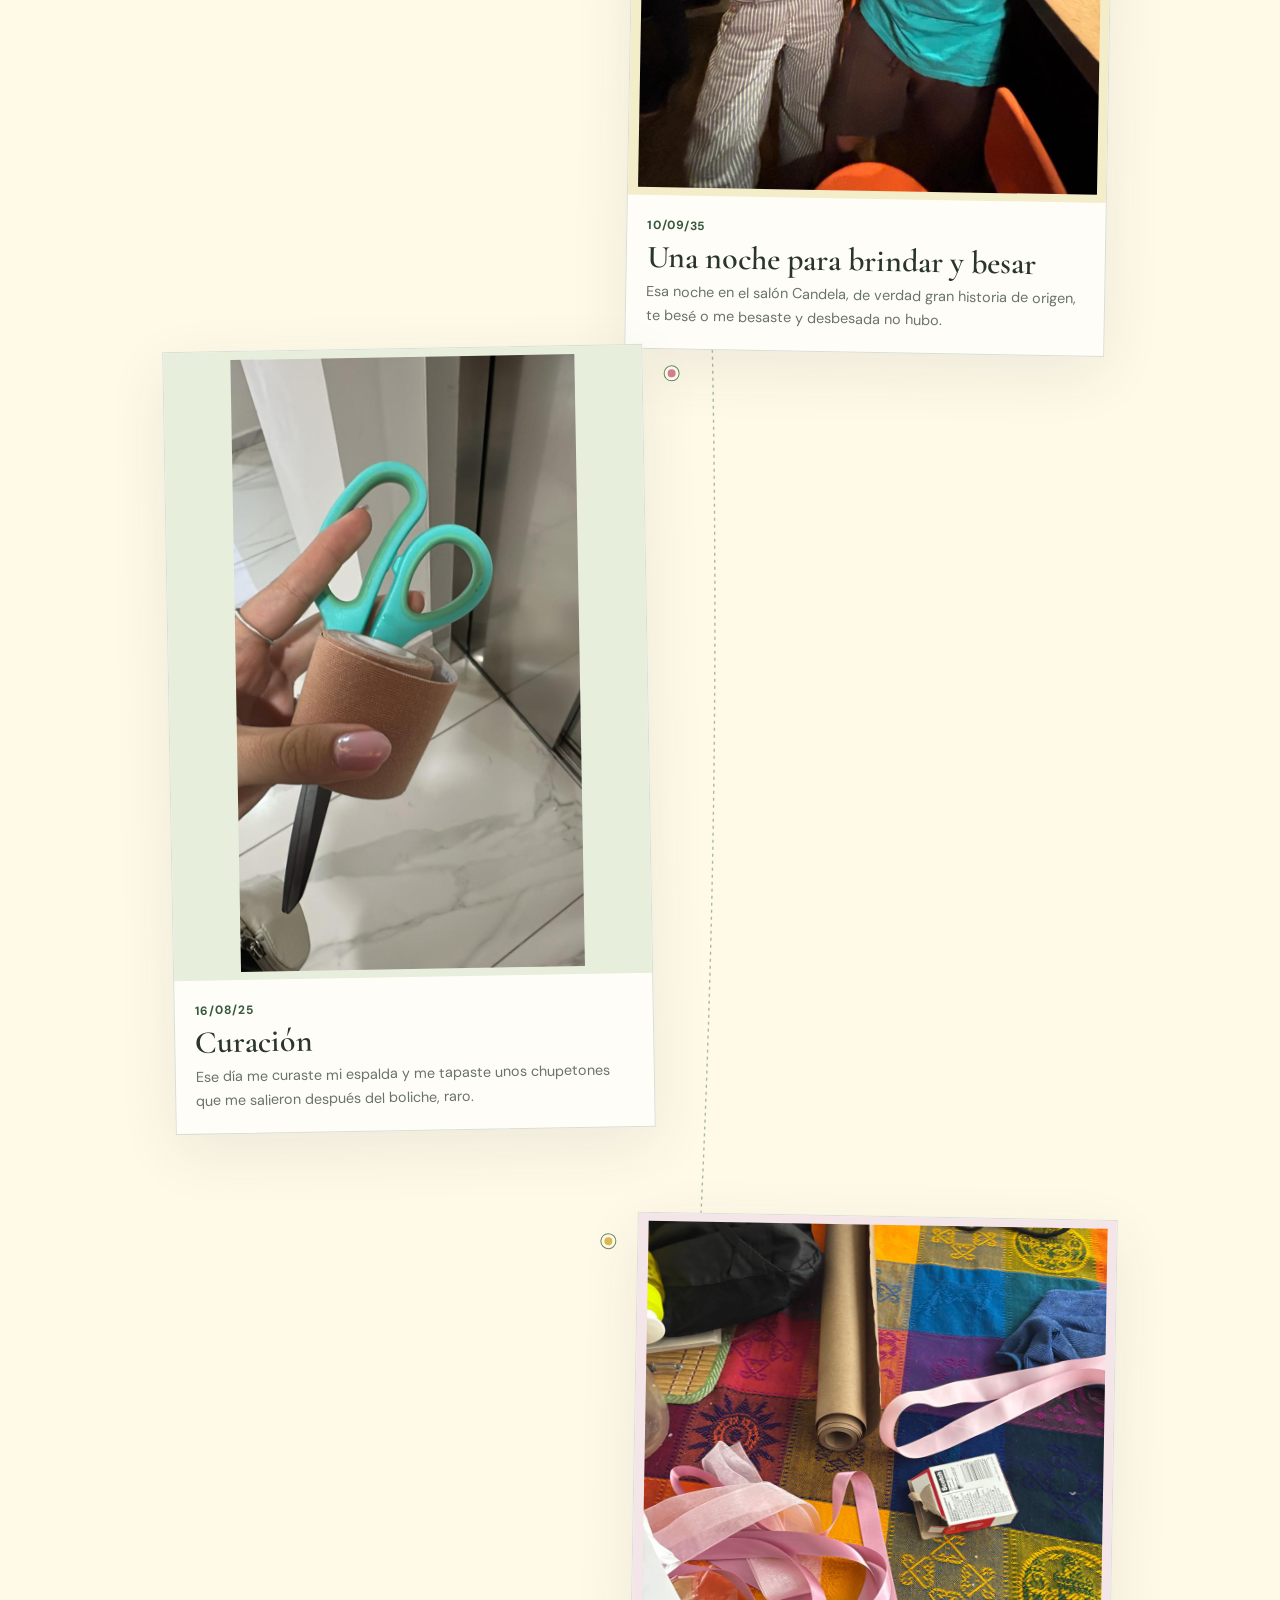
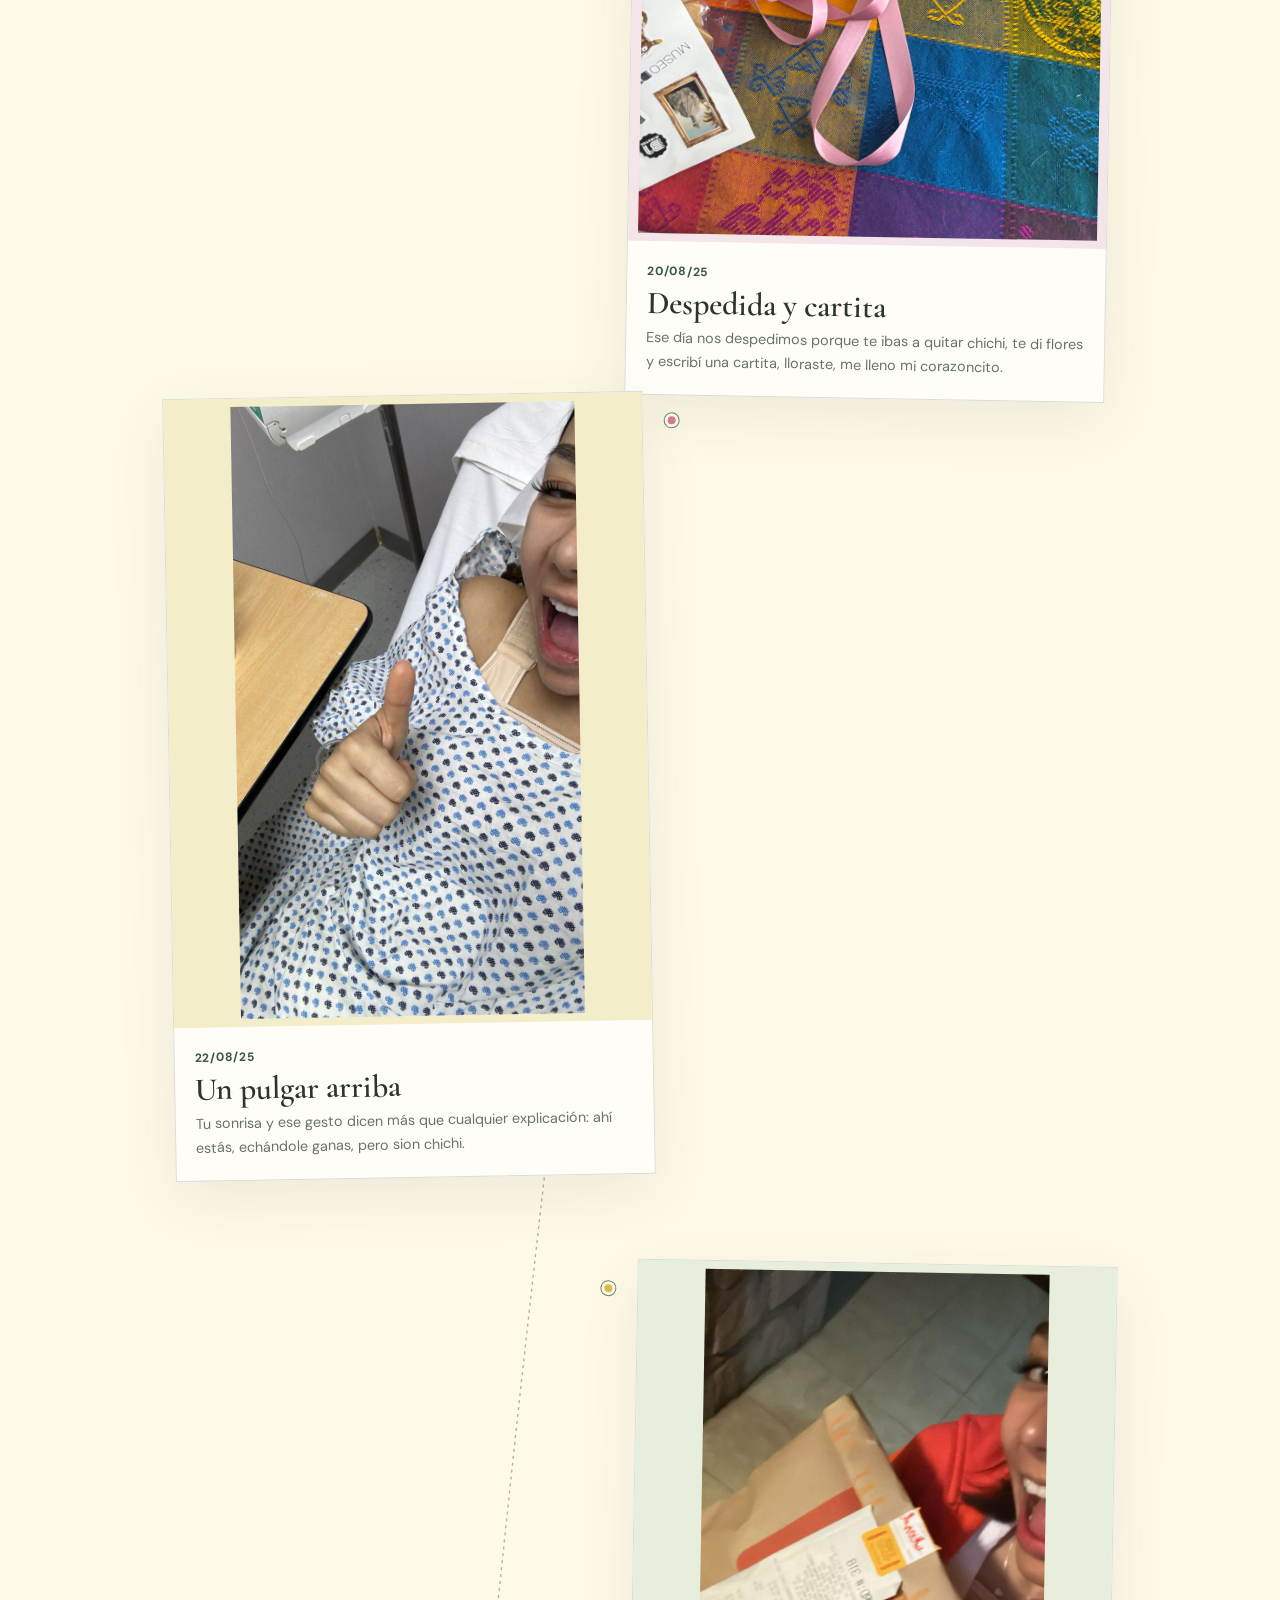
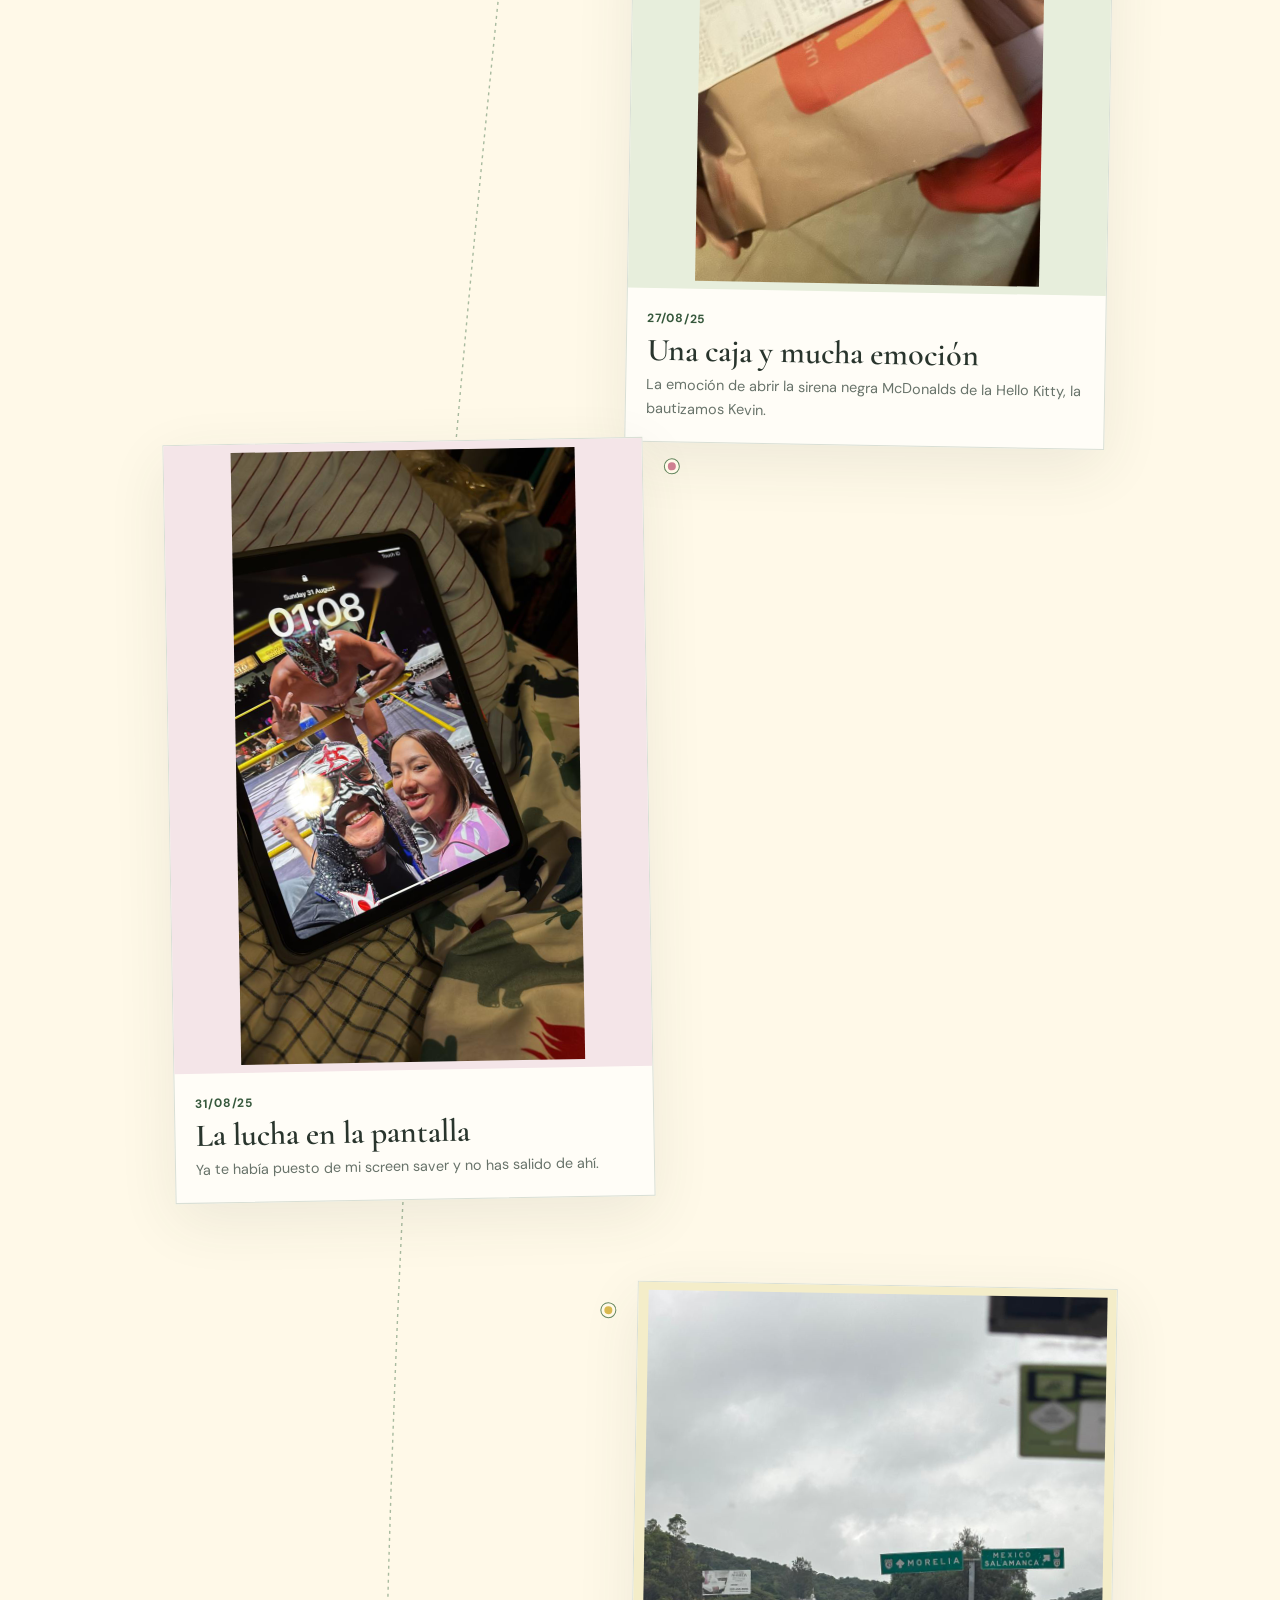
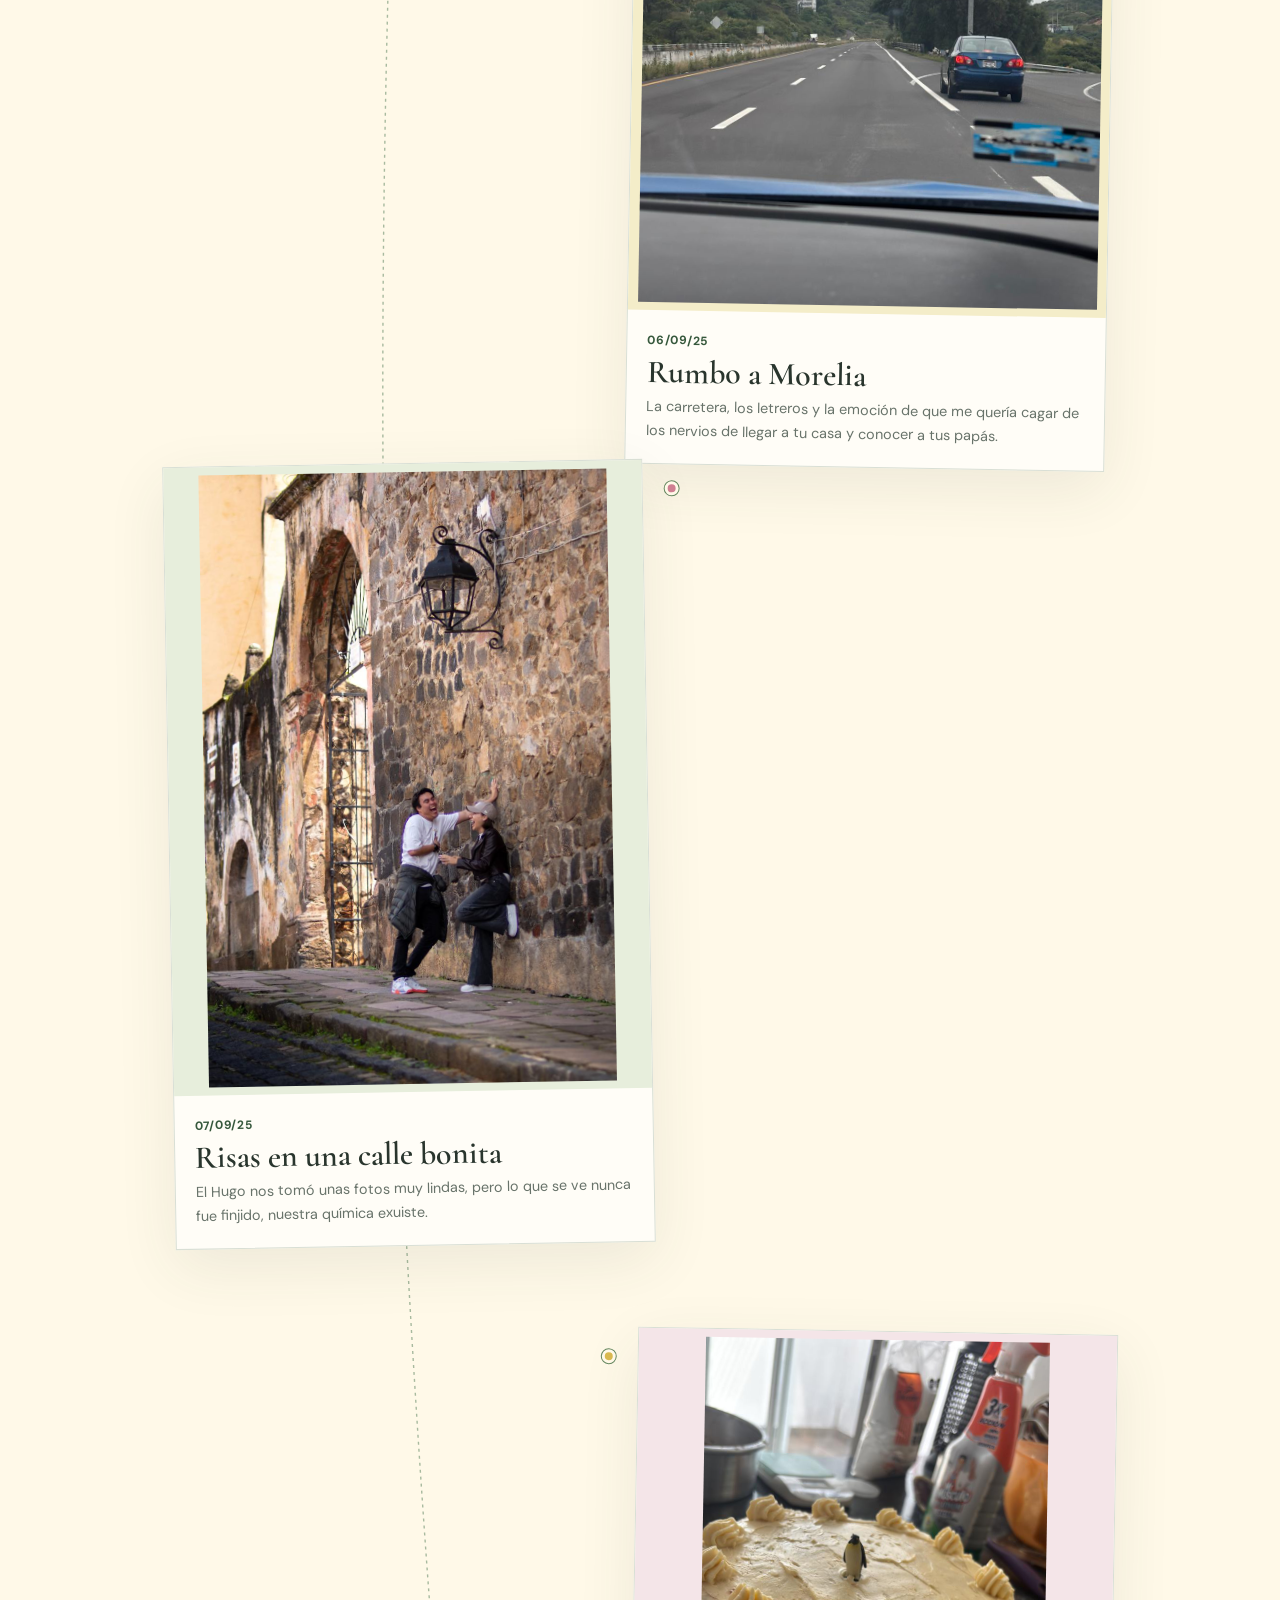
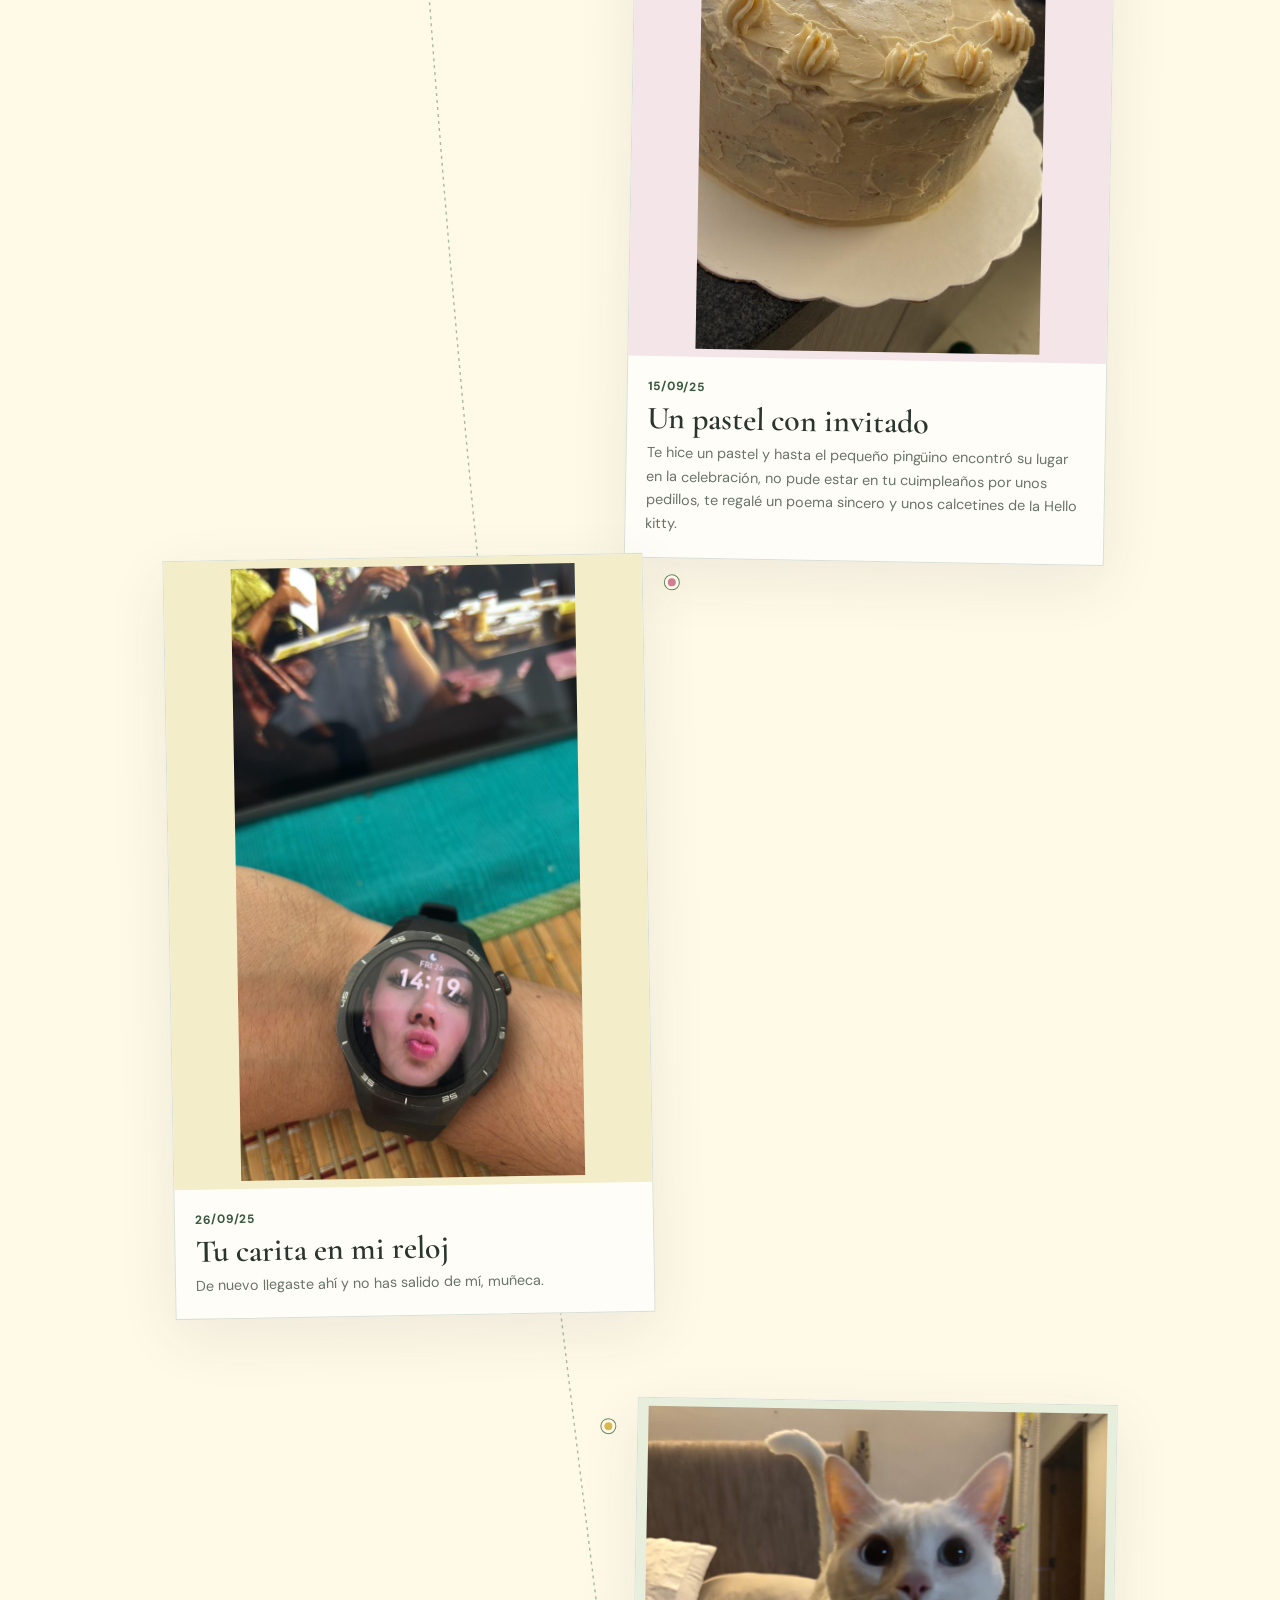
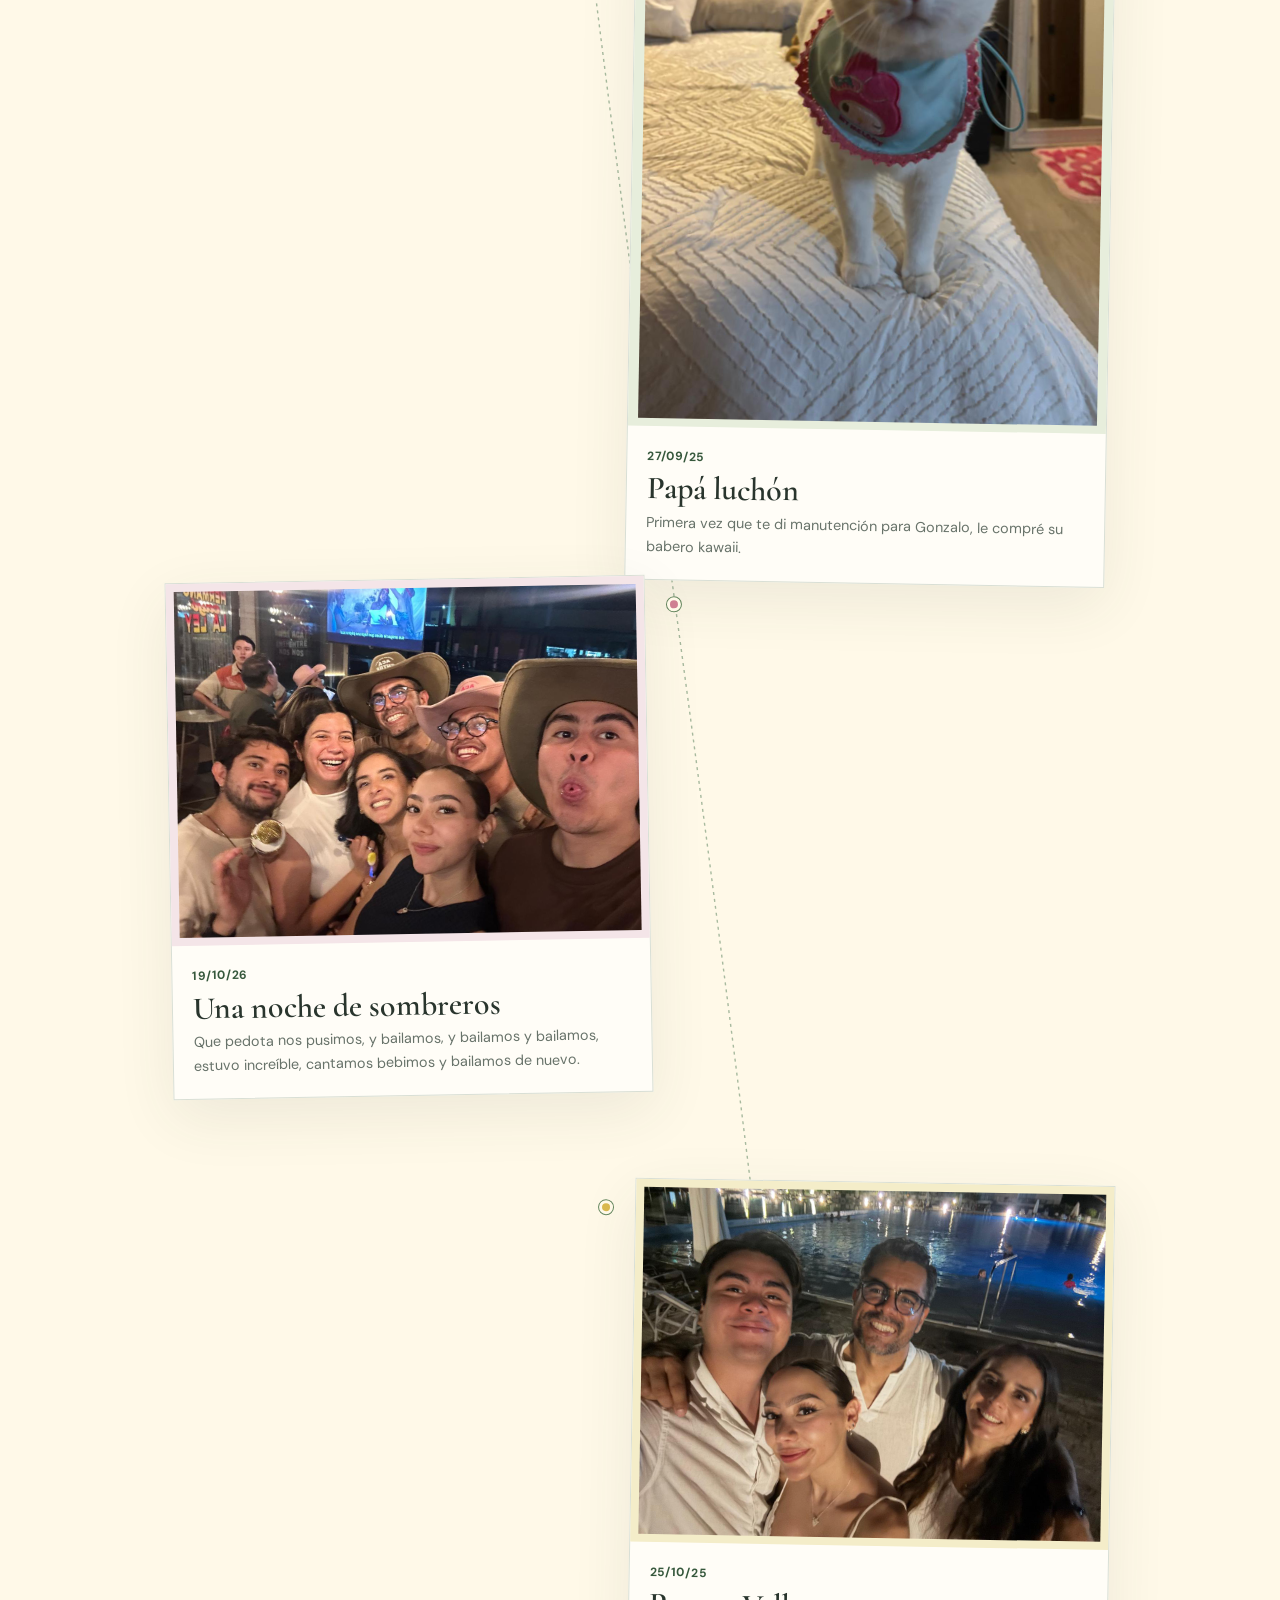
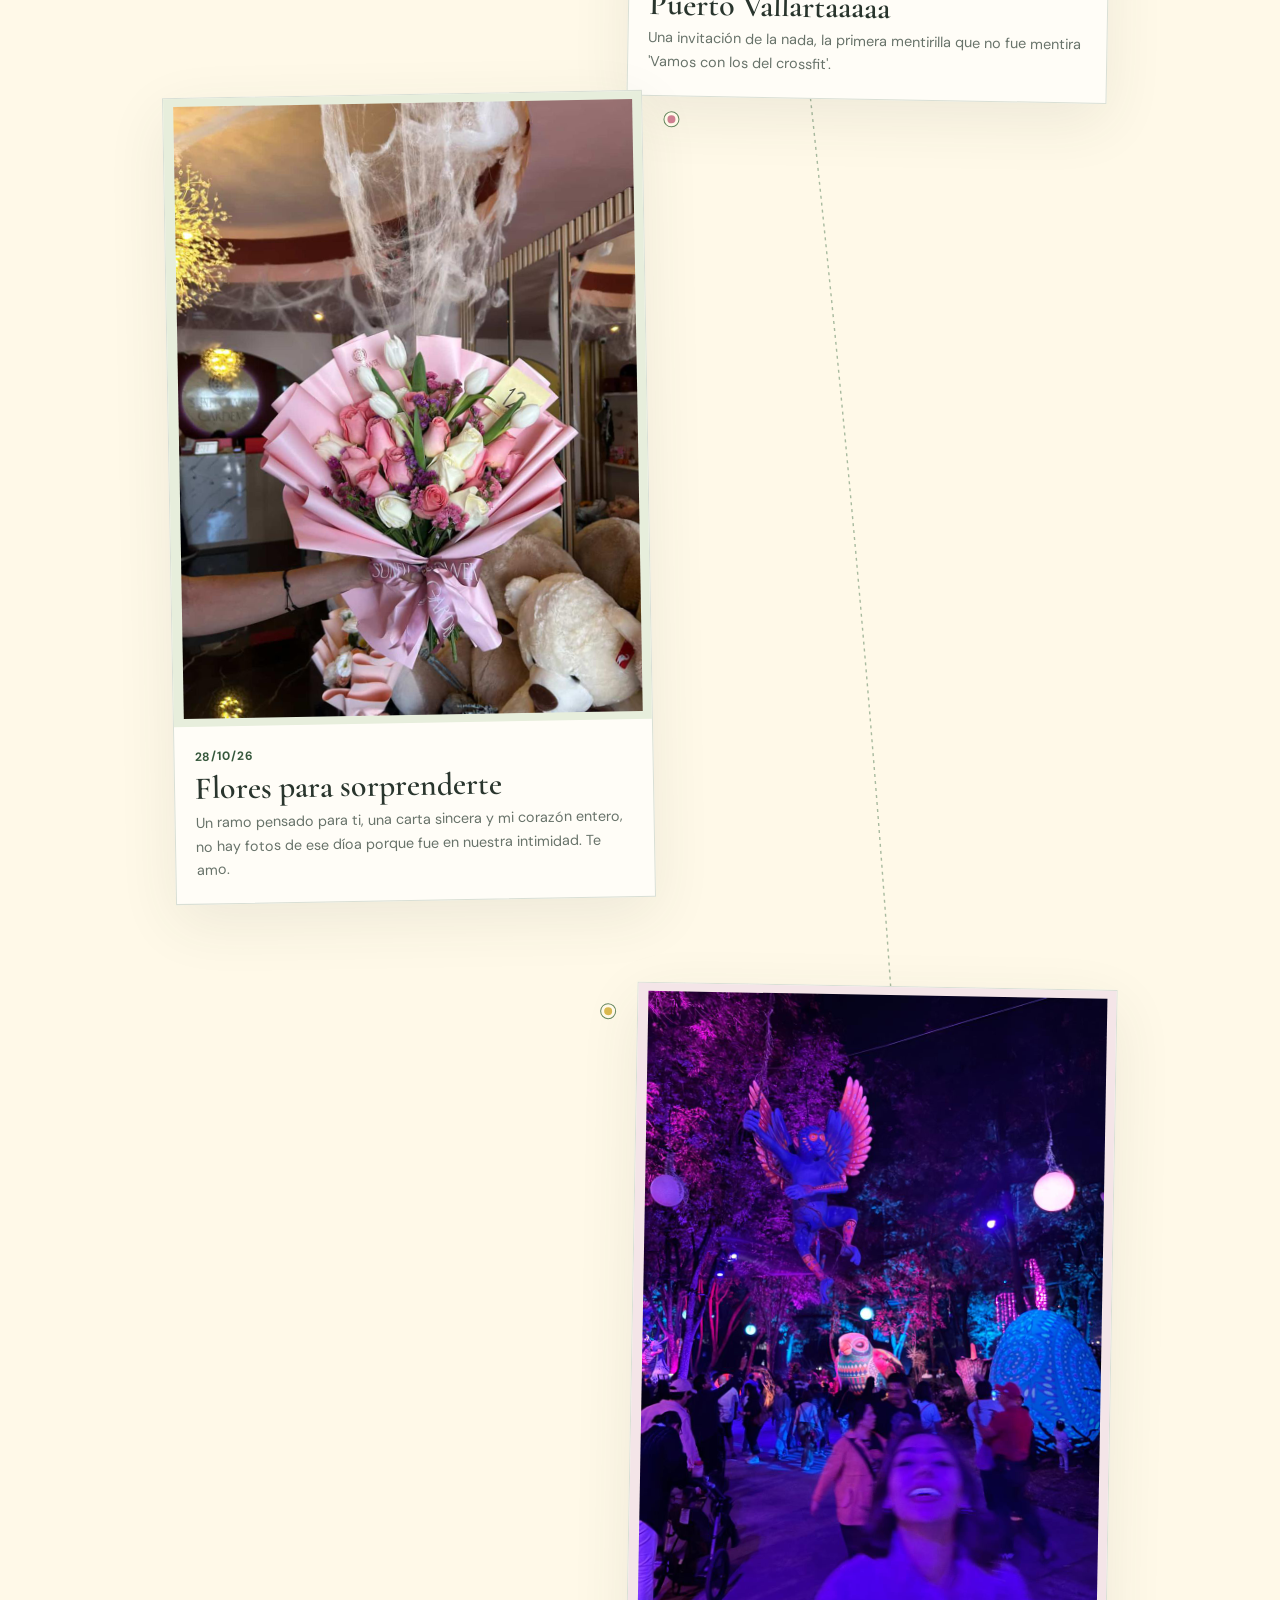
<file: historia.html>
<!doctype html>
<html lang="es">

<head>
    <meta charset="utf-8">
    <meta name="viewport" content="width=device-width, initial-scale=1">
    <meta name="theme-color" content="#fff9e8">
    <title>Nuestra historia — Para nosotros</title>
    <link rel="preconnect" href="https://fonts.googleapis.com">
    <link rel="preconnect" href="https://fonts.gstatic.com" crossorigin>
    <link
        href="https://fonts.googleapis.com/css2?family=Cormorant+Garamond:wght@400;500;600;700&family=DM+Sans:wght@400;500;600;700&display=swap"
        rel="stylesheet">
    <link rel="stylesheet" href="styles.css">
</head>

<body data-page="history">
    <a class="skip-link" href="#contenido">Saltar al contenido</a>
    <header class="topbar">
        <nav class="nav-wrap" aria-label="Navegación principal">
            <a class="brand" href="index.html" data-name>Para nosotros</a><button class="nav-toggle" type="button"
                aria-label="Abrir menú" aria-expanded="false" aria-controls="nav-links">☰</button>
            <ul class="nav-links" id="nav-links">
                <li><a href="fotos.html">Fotos</a></li>
                <li><a href="historia.html">Nuestra historia</a></li>
                <li><a href="quiz.html">Un juego</a></li>
                <li><a href="flores.html">El jardín</a></li>
            </ul>
        </nav>
    </header>
    <main id="contenido" class="page"><span class="eyebrow">Capítulos compartidos</span>
        <h1 class="page-title">Nuestra historia</h1>
        <p class="page-intro">No es la Odisea ni la historia de un gran escritor del siglo XX. Es la forma en que llegamos hasta aquí, paso a paso, con
            cada cosa buena, mala y las mascotas que nos han hecho ser como somos y evolucionar en esta super pareja que somos, un equipo.</p>
        <div class="timeline" id="timeline"></div>
    </main>
    <footer class="footer"><span data-name></span>, gracias por todos los días que todavía no sabemos que serán
        nuestros.</footer>
    <script src="config.js"></script>
    <script src="app.js"></script>
</body>

</html>
</file>
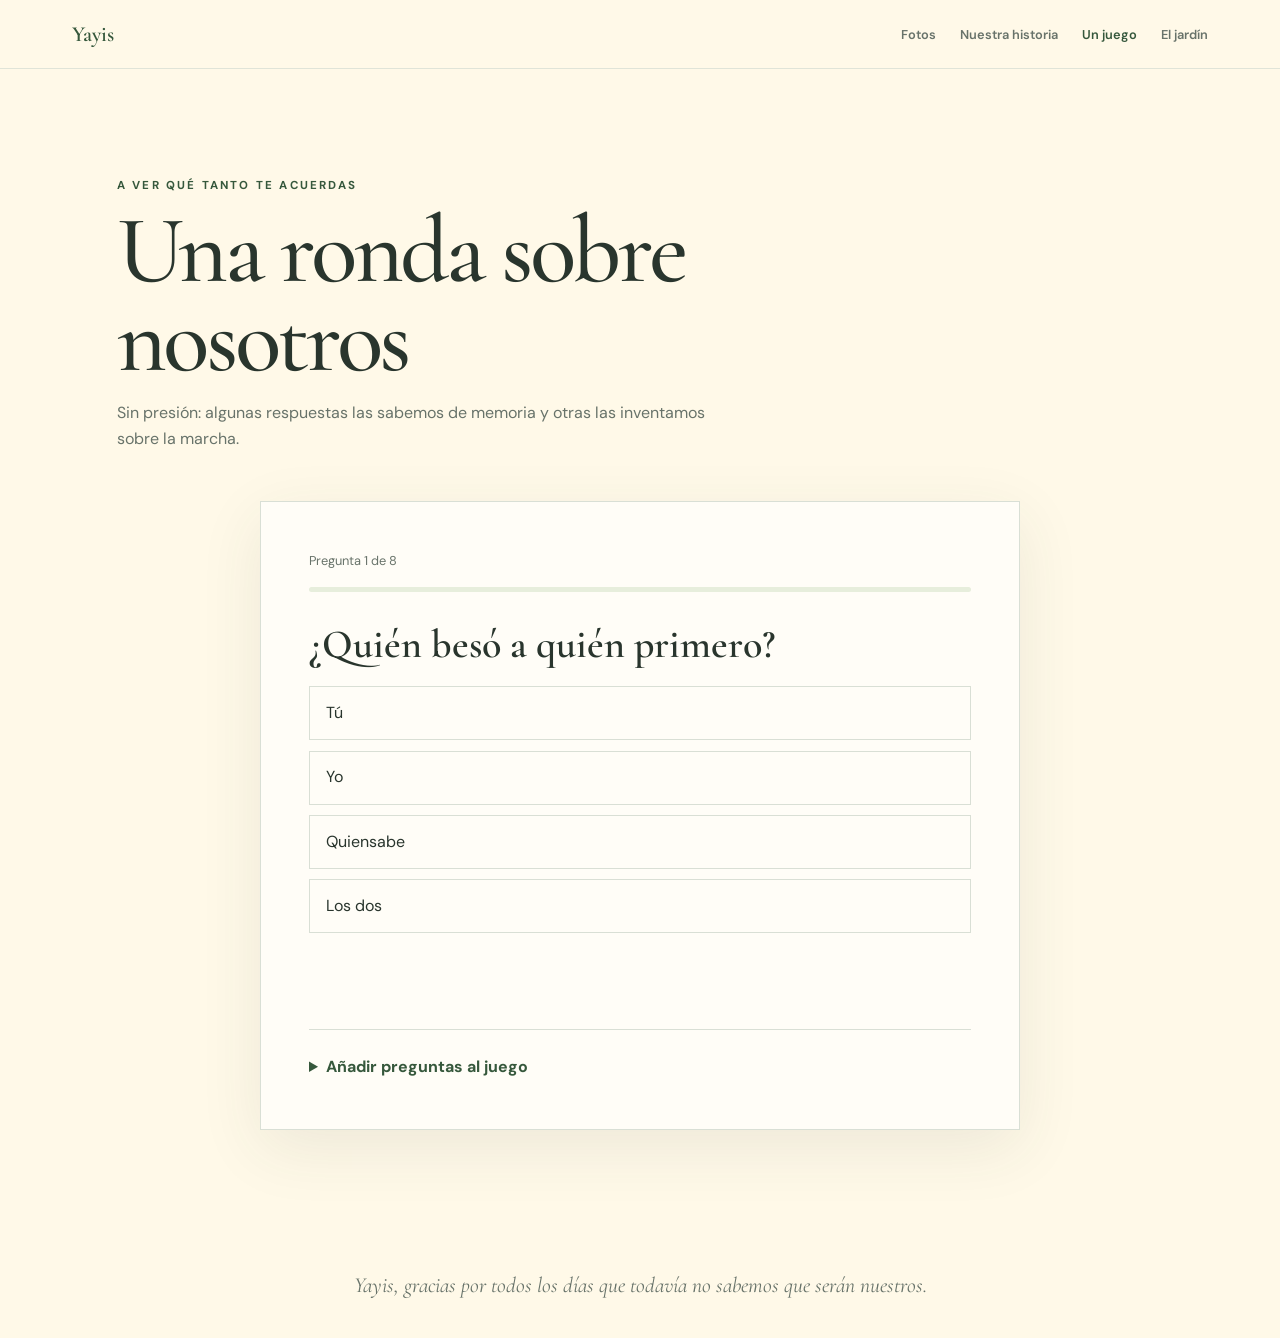
<file: quiz.html>
<!doctype html>
<html lang="es">
<head>
  <meta charset="utf-8"><meta name="viewport" content="width=device-width, initial-scale=1"><meta name="theme-color" content="#fff9e8">
  <title>Un juego — Para nosotros</title>
  <link rel="preconnect" href="https://fonts.googleapis.com"><link rel="preconnect" href="https://fonts.gstatic.com" crossorigin>
  <link href="https://fonts.googleapis.com/css2?family=Cormorant+Garamond:wght@400;500;600;700&family=DM+Sans:wght@400;500;600;700&display=swap" rel="stylesheet"><link rel="stylesheet" href="styles.css">
</head>
<body data-page="quiz">
  <a class="skip-link" href="#contenido">Saltar al contenido</a>
  <header class="topbar"><nav class="nav-wrap" aria-label="Navegación principal">
    <a class="brand" href="index.html" data-name>Para nosotros</a><button class="nav-toggle" type="button" aria-label="Abrir menú" aria-expanded="false" aria-controls="nav-links">☰</button>
    <ul class="nav-links" id="nav-links"><li><a href="fotos.html">Fotos</a></li><li><a href="historia.html">Nuestra historia</a></li><li><a href="quiz.html">Un juego</a></li><li><a href="flores.html">El jardín</a></li></ul>
  </nav></header>
  <main id="contenido" class="page"><span class="eyebrow">A ver qué tanto te acuerdas</span><h1 class="page-title">Una ronda sobre nosotros</h1><p class="page-intro">Sin presión: algunas respuestas las sabemos de memoria y otras las inventamos sobre la marcha.</p>
    <section class="quiz-wrap" aria-label="Cuestionario">
      <div id="quiz-game"><div class="quiz-top"><span id="question-count"></span></div><div class="progress-track" role="progressbar" aria-label="Progreso del cuestionario" aria-valuemin="0" aria-valuemax="0" aria-valuenow="0"><div class="progress-fill" id="progress-fill"></div></div><h2 class="quiz-question" id="quiz-question"></h2><div class="answers" id="answers"></div><p class="quiz-feedback" id="quiz-feedback" aria-live="polite"></p><button class="button quiz-next" id="quiz-next" type="button">Siguiente pregunta <span aria-hidden="true">→</span></button></div>
      <div class="quiz-result" id="quiz-result" aria-live="polite"><span class="eyebrow">La ronda termina aquí</span><h2 id="result-title"></h2><p id="result-copy"></p><div class="prize"><span id="prize-text"></span><a class="prize-letter-link" id="prize-letter-link" href="carta.html" hidden>Descubrir mi sorpresa <span aria-hidden="true">→</span></a></div><button class="button" id="retry-button" type="button">Jugar otra vez</button></div>
      <details class="question-editor"><summary>Añadir preguntas al juego</summary><p class="editor-note">Las preguntas nuevas se guardan en este navegador. Para incluirlas en la página publicada para todos, agrégalas también a <strong>quiz.questions</strong> dentro de config.js.</p>
        <form id="question-form"><div class="editor-grid"><div class="field full"><label for="new-question">Pregunta</label><input id="new-question" name="question" required maxlength="180" placeholder="¿Cuál fue nuestro primer viaje?"></div>
          <div class="field"><label for="option-0">Opción A</label><input id="option-0" name="option0" required maxlength="100"></div><div class="field"><label for="option-1">Opción B</label><input id="option-1" name="option1" required maxlength="100"></div>
          <div class="field"><label for="option-2">Opción C</label><input id="option-2" name="option2" required maxlength="100"></div><div class="field"><label for="option-3">Opción D (opcional)</label><input id="option-3" name="option3" maxlength="100"></div>
        </div><div class="editor-actions"><button class="button" type="submit">Guardar pregunta</button><button class="button secondary" id="clear-custom-questions" type="button">Borrar preguntas añadidas</button></div><p class="editor-status" id="editor-status" aria-live="polite"></p></form>
      </details>
    </section>
  </main>
  <footer class="footer"><span data-name></span>, gracias por todos los días que todavía no sabemos que serán nuestros.</footer>
  <script src="config.js"></script><script src="app.js"></script>
</body>
</html>
</file>
<file: styles.css>
/* Estilos compartidos de todas las páginas. Paleta: amarillo cálido, rosa y verde. */
:root {
  --cream: #fff9e8;
  --paper: #fffdf7;
  --green: #64865e;
  --green-dark: #36583c;
  --green-pale: #e7eedc;
  --pink: #cf7f91;
  --pink-pale: #f4e5e8;
  --yellow: #d9b84f;
  --yellow-pale: #f4edc9;
  --ink: #29352d;
  --muted: #68736a;
  --line: #d9dfd5;
  --serif: 'Cormorant Garamond', Georgia, serif;
  --sans: 'DM Sans', Arial, sans-serif;
  --shadow: 0 18px 60px rgb(54 68 55 / 9%);
  color-scheme: light;
}
*, *::before, *::after { box-sizing: border-box; }
html { scroll-behavior: smooth; }
body { min-height: 100vh; margin: 0; background: var(--cream); color: var(--ink); font: 16px/1.65 var(--sans); }
button, input, select, textarea { font: inherit; }
button, a { color: inherit; }
a { text-decoration-thickness: 1px; text-underline-offset: .2em; }
:focus-visible { outline: 3px solid var(--pink); outline-offset: 4px; }
h1, h2, h3, p { margin-top: 0; }
.skip-link { position: fixed; z-index: 100; top: 1rem; left: 1rem; padding: .7rem 1rem; background: var(--paper); transform: translateY(-160%); }
.skip-link:focus { transform: translateY(0); }
.welcome { position: fixed; inset: 0; z-index: 50; display: grid; place-items: center; padding: 1.5rem; overflow: hidden; background: var(--cream); transition: opacity .7s ease, visibility .7s ease; }
.welcome.is-gone { opacity: 0; visibility: hidden; pointer-events: none; }
.welcome::before, .welcome::after { position: absolute; width: min(66vw, 650px); aspect-ratio: 1; border: 1px solid rgb(100 134 94 / 23%); border-radius: 50%; content: ''; }
.welcome::after { width: min(48vw, 470px); }
.welcome-card { position: relative; z-index: 1; max-width: 680px; padding: clamp(2rem, 8vw, 6rem); text-align: center; }
.welcome h1 { margin: .8rem 0 1rem; font: 500 clamp(3.3rem, 12vw, 7.6rem)/.88 var(--serif); letter-spacing: -.045em; }
.welcome h1 span { color: var(--green); font-style: italic; }
.welcome-copy { max-width: 420px; margin: 1.3rem auto 2rem; color: var(--muted); }
.topbar { position: sticky; z-index: 10; top: 0; border-bottom: 1px solid rgb(217 223 213 / 80%); background: rgb(255 249 232 / 94%); backdrop-filter: blur(12px); }
.nav-wrap { display: flex; max-width: 1200px; min-height: 68px; align-items: center; justify-content: space-between; gap: 1rem; margin: auto; padding: .4rem clamp(1rem, 4vw, 2rem); }
.brand { color: var(--green-dark); font: 600 1.35rem var(--serif); white-space: nowrap; text-decoration: none; }
.nav-links { display: flex; align-items: center; gap: clamp(.7rem, 2vw, 1.5rem); margin: 0; padding: 0; list-style: none; }
.nav-links a { color: var(--muted); font-size: .8rem; font-weight: 600; text-decoration: none; }
.nav-links a:hover, .nav-links a[aria-current="page"] { color: var(--green-dark); }
.nav-toggle { display: none; width: 42px; height: 42px; border: 1px solid var(--line); border-radius: 50%; background: var(--paper); cursor: pointer; }
main { overflow: hidden; }
.page { max-width: 1200px; min-height: 75vh; margin: auto; padding: clamp(3.5rem, 8vw, 7rem) clamp(1.2rem, 6vw, 5rem); }
.eyebrow { color: var(--green-dark); font-size: .72rem; font-weight: 700; letter-spacing: .19em; text-transform: uppercase; }
.page-title { max-width: 850px; margin: .6rem 0 1rem; font: 500 clamp(3rem, 8vw, 6rem)/.92 var(--serif); letter-spacing: -.035em; }
.page-intro { max-width: 620px; margin-bottom: 3rem; color: var(--muted); }
.button { display: inline-flex; min-height: 48px; align-items: center; justify-content: center; gap: .6rem; border: 0; border-radius: 999px; padding: .8rem 1.35rem; background: var(--green-dark); color: #fff; cursor: pointer; text-decoration: none; transition: transform .2s, background .2s; }
.button:hover { transform: translateY(-2px); background: #29432e; }
.button.secondary { border: 1px solid var(--line); background: transparent; color: var(--ink); }
.button.secondary:hover { background: var(--green-pale); }
.home-hero { position: relative; display: grid; grid-template-columns: minmax(0, 1.1fr) minmax(260px, .9fr); min-height: 68vh; align-items: center; gap: clamp(2rem, 6vw, 5rem); padding: clamp(3rem, 9vw, 7rem) clamp(1.2rem, 7vw, 6rem); }
.home-hero::after { position: absolute; z-index: -1; top: 8%; right: 5%; width: min(43vw, 480px); aspect-ratio: 1; border-radius: 48% 52% 64% 36% / 40% 45% 55% 60%; background: var(--yellow-pale); content: ''; transform: rotate(-18deg); }
.home-hero h1 { max-width: 800px; margin: .8rem 0 1rem; font: 500 clamp(3.7rem, 10vw, 8rem)/.86 var(--serif); letter-spacing: -.04em; }
.home-hero h1 em { color: var(--green); font-weight: 400; }
.home-hero p { max-width: 520px; color: var(--muted); }
.home-portrait { position: relative; width: min(100%, 440px); justify-self: center; margin: 0; padding: .8rem .8rem 1rem; background: var(--paper); box-shadow: 0 20px 55px rgb(54 68 55 / 19%); transform: rotate(2deg); }
.home-portrait::before { position: absolute; z-index: 1; top: -.65rem; left: 50%; width: 84px; height: 24px; background: rgb(217 184 79 / 72%); content: ''; transform: translateX(-50%) rotate(-3deg); }
.home-portrait img { display: block; width: 100%; height: auto; max-height: 54vh; object-fit: contain; }
.home-portrait figcaption { padding: .65rem .25rem 0; color: var(--muted); font: italic 1.3rem/1.1 var(--serif); text-align: center; }
.counter { display: inline-block; margin-top: 1.1rem; color: var(--green-dark); font-size: .84rem; font-weight: 600; }
.section-links { display: grid; grid-template-columns: repeat(4, minmax(0, 1fr)); gap: 1rem; padding: 1rem clamp(1.2rem, 7vw, 6rem) 5rem; }
.section-link { display: flex; min-height: 210px; flex-direction: column; justify-content: space-between; border: 1px solid var(--line); padding: 1.2rem; background: var(--paper); text-decoration: none; transition: transform .2s, box-shadow .2s; }
.section-link:hover { transform: translateY(-4px); box-shadow: var(--shadow); }
.section-link:nth-child(4n + 1) { background: var(--green-pale); }
.section-link:nth-child(4n + 2) { background: var(--pink-pale); }
.section-link:nth-child(4n + 3) { background: var(--yellow-pale); }
.section-link .number { color: var(--green-dark); font-size: .75rem; font-weight: 700; }
.section-link h2 { margin: 1rem 0 .4rem; font: 600 2rem/1 var(--serif); }
.section-link p { margin: 0; color: var(--muted); font-size: .8rem; }
/* Galería */
.gallery-grid { display: grid; grid-template-columns: repeat(12, 1fr); gap: 1.1rem; }
.photo-card { min-width: 0; border: 0; padding: 0; background: transparent; text-align: left; cursor: zoom-in; }
.photo-card.frame-portrait { grid-column: span 3; }
.photo-card.frame-landscape { grid-column: span 4; }
.photo-card.frame-wide { grid-column: span 8; }
.photo-card.frame-square { grid-column: span 4; }
.photo-card.frame-tall { grid-column: span 3; }
.photo-art { position: relative; display: grid; min-height: 190px; aspect-ratio: 1.2; place-items: center; overflow: hidden; border: 7px solid var(--paper); box-shadow: 0 5px 18px rgb(54 68 55 / 13%); background: var(--green-pale); }
.frame-portrait .photo-art { aspect-ratio: .76; border-width: 8px; }
.frame-landscape .photo-art { aspect-ratio: 1.32; border-width: 5px; }
.frame-wide .photo-art { aspect-ratio: 1.9; border-width: 6px; }
.frame-square .photo-art { aspect-ratio: 1; border-width: 10px; }
.frame-tall .photo-art { aspect-ratio: .68; border-width: 7px; }
.frame-portrait .photo-art, .frame-tall .photo-art { border-radius: 2px; }
.frame-wide .photo-art { border-radius: 12px; }
.frame-square .photo-art { border-radius: 50% 50% 4px 4px; }
.frame-landscape .photo-art { border-radius: 4px 18px 4px 18px; }
.photo-card:nth-child(3n + 2) .photo-art { background: var(--pink-pale); }
.photo-card:nth-child(3n) .photo-art { background: var(--yellow-pale); }
.photo-art::before { position: absolute; width: 68%; aspect-ratio: 1; border: 1px solid rgb(54 88 60 / 20%); border-radius: 50%; content: ''; }
.photo-art img { position: absolute; inset: 0; width: 100%; height: 100%; object-fit: cover; transition: transform .4s; }
.photo-card:hover img { transform: scale(1.035); }
.photo-placeholder { z-index: 1; max-width: 80%; color: var(--green-dark); font: italic 1.2rem var(--serif); text-align: center; }
.photo-caption { display: flex; justify-content: space-between; gap: .6rem; padding: .7rem .1rem; }
.photo-caption span:first-child { font-size: .88rem; }
/* Historia en recorrido curvo */
.timeline { position: relative; display: grid; gap: 1rem; padding: 1rem 0; }
.timeline::before { position: absolute; inset: 0; width: 100%; background: center / 100% 100% no-repeat url("data:image/svg+xml,%3Csvg xmlns='http://www.w3.org/2000/svg' viewBox='0 0 100 1000' preserveAspectRatio='none'%3E%3Cpath d='M51 0 C15 85 80 145 48 245 S18 385 54 490 S83 635 47 735 S19 895 52 1000' fill='none' stroke='%23a8ba9f' stroke-width='1.4' stroke-dasharray='3 4' vector-effect='non-scaling-stroke'/%3E%3C/svg%3E"); content: ''; pointer-events: none; }
.event { position: relative; display: grid; width: min(46%, 480px); margin: 0 0 1.5rem 5%; border: 1px solid var(--line); background: var(--paper); box-shadow: var(--shadow); }
.event:nth-child(even) { margin-right: 5%; margin-left: auto; transform: translateY(2.8rem) rotate(1deg); }
.event:nth-child(odd) { transform: rotate(-1deg); }
.event::after { position: absolute; top: 1.4rem; right: -2.3rem; width: 14px; height: 14px; border: 3px solid var(--cream); border-radius: 50%; background: var(--pink); box-shadow: 0 0 0 1px var(--green); content: ''; }
.event:nth-child(even)::after { right: auto; left: -2.3rem; background: var(--yellow); }
.event-image { position: relative; display: grid; min-height: 0; place-items: center; overflow: hidden; padding: .5rem; background: var(--green-pale); }
.event:nth-child(3n + 2) .event-image { background: var(--pink-pale); }
.event:nth-child(3n) .event-image { background: var(--yellow-pale); }
.event-image img { position: relative; display: block; width: 100%; height: auto; max-height: min(68vh, 620px); object-fit: contain; object-position: center; }
.event-image .photo-placeholder { padding: 1rem; }
.event-copy { padding: 1rem 1.25rem 1.3rem; }
.event-date { color: var(--green-dark); font-size: .75rem; font-weight: 700; letter-spacing: .06em; text-transform: uppercase; }
.event h2 { margin: .25rem 0 .4rem; font: 600 2rem/1 var(--serif); }
.event p { margin: 0; color: var(--muted); font-size: .9rem; }
.timeline-ending { position: relative; z-index: 1; width: fit-content; margin: 3rem auto 1rem; border: 1px solid rgb(54 88 60 / 22%); border-radius: 999px; padding: .8rem 2rem; background: var(--yellow-pale); color: var(--green-dark); font: italic 600 clamp(2rem, 5vw, 3.2rem)/1 var(--serif); box-shadow: var(--shadow); }
.timeline-ending span { color: var(--pink); }
/* Preguntas */
.quiz-wrap { max-width: 760px; margin: auto; border: 1px solid var(--line); padding: clamp(1.3rem, 5vw, 3rem); background: var(--paper); box-shadow: var(--shadow); }
.quiz-top { display: flex; justify-content: space-between; gap: 1rem; color: var(--muted); font-size: .8rem; }
.progress-track { height: 5px; margin: 1rem 0 2rem; overflow: hidden; border-radius: 99px; background: var(--green-pale); }
.progress-fill { width: 0; height: 100%; background: var(--green); transition: width .3s; }
.quiz-question { margin: 0 0 1.4rem; font: 600 clamp(1.8rem, 5vw, 2.5rem)/1 var(--serif); }
.answers { display: grid; gap: .65rem; }
.answer { min-height: 52px; border: 1px solid var(--line); padding: .8rem 1rem; background: var(--paper); text-align: left; cursor: pointer; }
.answer:hover:not(:disabled) { border-color: var(--green); background: var(--green-pale); }
.answer:disabled { cursor: default; }
.answer.correct { border-color: var(--green); background: var(--green-pale); }
.answer.incorrect { border-color: var(--pink); background: var(--pink-pale); }
.quiz-feedback { min-height: 3rem; margin: 1rem 0; color: var(--green-dark); }
.quiz-next, .quiz-result { display: none; }
.quiz-next.is-visible, .quiz-result.is-visible { display: inline-flex; }
.quiz-result { display: none; text-align: center; }
.quiz-result.is-visible { display: block; }
.quiz-result h2 { margin: .5rem 0; font: 600 2.5rem var(--serif); }
.prize { margin: 1.3rem 0; border: 1px dashed var(--green); padding: 1.2rem; background: var(--green-pale); font: italic 1.5rem var(--serif); }
.prize-letter-link { display: block; width: fit-content; margin: 1rem auto 0; border-bottom: 1px solid currentColor; color: var(--green-dark); font: 600 .95rem var(--sans); text-decoration: none; }
.prize-letter-link:hover { color: var(--pink); }
.prize-letter-link[hidden] { display: none; }
.letter-page { max-width: 900px; }
.letter-card { margin: 0 0 2rem; border: 1px solid var(--line); padding: clamp(1.5rem, 6vw, 4rem); background: var(--paper); box-shadow: var(--shadow); }
.letter-card > h2 { margin-bottom: 1.5rem; color: var(--green-dark); font: 600 clamp(2rem, 5vw, 3rem)/1 var(--serif); }
.letter-body { min-height: 7rem; color: var(--ink); font: 500 1.25rem/1.8 var(--serif); white-space: pre-line; }
.letter-answers { margin-top: 2rem; border-top: 1px solid var(--line); padding-top: 1.5rem; }
.letter-answers h2 { font: 600 1.8rem/1.1 var(--serif); }
.letter-answers dl { display: grid; gap: .8rem; margin: 0; }
.letter-answer { border-left: 3px solid var(--green); padding: .5rem .9rem; background: var(--green-pale); }
.letter-answer dt { color: var(--muted); font-size: .82rem; font-weight: 600; }
.letter-answer dd { margin: .2rem 0 0; }
.letter-empty { margin: 0; color: var(--muted); }
.question-editor { margin-top: 2rem; border-top: 1px solid var(--line); padding-top: 1.5rem; }
.question-editor summary { color: var(--green-dark); font-weight: 700; cursor: pointer; }
.editor-note { margin: .6rem 0 1rem; color: var(--muted); font-size: .8rem; }
.editor-grid { display: grid; grid-template-columns: repeat(2, minmax(0, 1fr)); gap: .8rem; }
.field { display: grid; gap: .3rem; }
.field.full { grid-column: 1 / -1; }
.field label { color: var(--muted); font-size: .78rem; font-weight: 600; }
.field input, .field select { width: 100%; min-height: 44px; border: 1px solid var(--line); border-radius: 2px; padding: .6rem .7rem; background: #fff; color: var(--ink); }
.editor-actions { display: flex; flex-wrap: wrap; gap: .7rem; margin-top: 1rem; }
.editor-status { min-height: 1.5rem; margin: .6rem 0 0; color: var(--green-dark); font-size: .8rem; }
/* Prado: fotografías en forma de capullos, tallos y hojas sobre una pradera. */
.flower-count { display: inline-block; margin: -.5rem 0 1.5rem; color: var(--green-dark); font-size: .85rem; font-weight: 700; }
.garden-meadow { --garden-columns: 5; --bloom-size: 160px; --flower-rows: 5; position: relative; isolation: isolate; display: grid; grid-template-columns: repeat(var(--garden-columns), minmax(0, 1fr)); align-items: end; gap: .25rem; min-height: max(700px, calc(var(--flower-rows) * 295px)); overflow: hidden; border-radius: 48% 52% 0 0 / 5% 7% 0 0; padding: 4rem clamp(.35rem, 2vw, 1.4rem) 2rem; background: linear-gradient(180deg, #f4edc9 0%, #f8f2d9 16%, #dce8c9 32%, #93b17e 100%); }
.garden-meadow::before { position: absolute; z-index: -1; right: -10%; bottom: -7%; left: -10%; height: 38%; border-radius: 50% 50% 0 0 / 26% 25% 0 0; background: linear-gradient(180deg, #a9c38e, #719565); content: ''; }
.garden-meadow::after { position: absolute; z-index: -1; right: -15%; bottom: -13%; left: 30%; height: 35%; border-radius: 50% 50% 0 0 / 30% 28% 0 0; background: linear-gradient(180deg, #8eae78, #5f8758); content: ''; }
.garden-flower { --stem-height: 82px; --tilt: 0deg; position: relative; z-index: 1; display: flex; min-width: 0; min-height: clamp(280px, 23vw, 350px); flex-direction: column; align-items: center; justify-content: end; border: 0; padding: .5rem .15rem 0; background: transparent; cursor: pointer; transform: rotate(var(--tilt)); transform-origin: center bottom; }
.garden-flower:nth-child(7n + 2), .garden-flower:nth-child(7n + 5) { min-height: clamp(310px, 26vw, 390px); }
.garden-flower:nth-child(4n) { min-height: clamp(260px, 21vw, 330px); }
.flower-bloom { position: relative; z-index: 2; display: grid; width: min(100%, var(--bloom-size)); flex: 0 0 auto; aspect-ratio: 1; place-items: center; overflow: hidden; border: 7px solid #fff4d0; border-radius: 50% 50% 47% 47%; background: var(--pink-pale); box-shadow: 0 4px 14px rgb(52 75 48 / 25%), inset 0 0 0 3px rgb(217 184 79 / 62%); transition: transform .3s ease, box-shadow .3s ease; }
.garden-flower:nth-child(3n + 2) .flower-bloom { border-radius: 44% 56% 50% 50%; }
.garden-flower:nth-child(3n) .flower-bloom { border-radius: 48% 48% 38% 38%; }
.flower-bloom img { position: absolute; inset: 0; width: 100%; height: 100%; object-fit: cover; }
.flower-description { position: absolute; z-index: 6; top: 28%; left: 50%; display: grid; width: max-content; max-width: min(250px, 88vw); max-height: 160px; place-items: center; overflow: auto; border: 1px solid rgb(255 249 232 / 75%); border-radius: 12px; padding: .8rem 1rem; background: rgb(41 53 45 / 94%); color: #fffdf7; font-size: var(--description-size, .9rem); font-weight: 500; line-height: 1.45; text-align: center; box-shadow: 0 8px 26px rgb(25 42 27 / 32%); opacity: 0; pointer-events: none; transform: translate(-50%, 8px); transition: opacity .2s ease, transform .2s ease; }
.garden-flower:hover .flower-bloom, .garden-flower:focus-visible .flower-bloom { transform: scale(1.08); box-shadow: 0 7px 22px rgb(52 75 48 / 35%), inset 0 0 0 3px var(--yellow); }
.garden-flower:hover .flower-description, .garden-flower:focus-visible .flower-description { opacity: 1; transform: translate(-50%, 0); }
.garden-flower:hover, .garden-flower:focus-visible { z-index: 7; }
.flower-stem { position: relative; z-index: 1; display: block; width: 6px; height: var(--stem-height); flex: 0 0 auto; border-radius: 0 0 5px 5px; background: linear-gradient(90deg, #527d50, #82a868 55%, #527d50); }
.flower-stem::before, .flower-stem::after { position: absolute; top: 28%; width: 24px; height: 12px; border: 1px solid #527d50; border-radius: 100% 0 100% 0; background: #8eb774; content: ''; }
.flower-stem::before { right: 2px; transform: rotate(25deg); transform-origin: right center; }
.flower-stem::after { left: 2px; top: 55%; transform: rotate(-25deg) scaleX(-1); transform-origin: left center; }
/* Espacio para que la descripción también aparezca al tocar en pantallas táctiles. */
.flower-lightbox { width: min(92vw, 820px); }
.flower-lightbox-image { position: relative; display: grid; min-height: 42vh; max-height: 72vh; place-items: center; overflow: hidden; background: var(--green-pale); }
.flower-lightbox-image img { max-width: 100%; max-height: 72vh; object-fit: contain; }
/* Modales y pie */
dialog { width: min(92vw, 920px); max-width: none; max-height: 90vh; border: 0; padding: 0; background: var(--paper); color: var(--ink); box-shadow: 0 20px 90px rgb(0 0 0 / 30%); }
dialog::backdrop { background: rgb(28 38 30 / 78%); backdrop-filter: blur(4px); }
.lightbox-image { display: grid; min-height: 40vh; max-height: 70vh; place-items: center; background: var(--green-pale); }
.lightbox-image img { max-width: 100%; max-height: 70vh; object-fit: contain; }
.lightbox-image .photo-placeholder { padding: 4rem 1rem; font-size: 2rem; }
.lightbox-meta { display: flex; align-items: center; justify-content: space-between; gap: 1rem; padding: 1rem 1.2rem; }
.lightbox-meta p { margin: 0; }
.lightbox-controls { display: flex; gap: .5rem; }
.icon-button { display: grid; width: 42px; height: 42px; flex: 0 0 auto; place-items: center; border: 1px solid var(--line); border-radius: 50%; background: var(--paper); cursor: pointer; }
.footer { padding: 2.5rem 1rem; color: var(--muted); text-align: center; font: italic 1.35rem var(--serif); }
.confetti { position: fixed; z-index: 99; top: -15px; width: 9px; height: 14px; pointer-events: none; animation: fall 2.3s ease-in forwards; }
@keyframes fall { to { transform: translate3d(var(--drift), 105vh, 0) rotate(740deg); opacity: .2; } }
@media (max-width: 760px) {
  .nav-wrap { min-height: 62px; }
  .nav-toggle { display: grid; place-items: center; }
  .nav-links { position: absolute; top: calc(100% + 1px); right: 0; left: 0; display: none; flex-direction: column; align-items: stretch; gap: 0; border-bottom: 1px solid var(--line); padding: .4rem 1.25rem 1rem; background: var(--cream); }
  .nav-links.is-open { display: flex; }
  .nav-links a { display: block; padding: .7rem 0; }
  .home-hero { grid-template-columns: 1fr; gap: 2rem; padding-top: 4rem; }
  .home-portrait { width: min(88%, 420px); }
  .home-portrait img { max-height: 48vh; }
  .section-links { grid-template-columns: repeat(2, minmax(0, 1fr)); }
  .photo-card, .photo-card:nth-child(n) { grid-column: span 6; }
  .photo-card.frame-wide { grid-column: span 12; }
  .photo-card.frame-portrait, .photo-card.frame-tall { grid-column: span 6; }
  .photo-art { min-height: 145px; }
  .photo-caption { display: block; }
  .garden-meadow { min-height: max(750px, calc(var(--flower-rows) * 270px)); gap: 0; padding: 3rem .5rem 1rem; }
  .flower-bloom { border-width: 5px; }
  .flower-stem { height: calc(var(--stem-height) * .8); }
  .timeline::before { left: 7px; width: 38px; background-position: left; }
  .event, .event:nth-child(even) { width: calc(100% - 3.4rem); margin: 0 0 1rem 3.4rem; transform: none; }
  .event::after, .event:nth-child(even)::after { right: auto; left: -2.2rem; }
}
@media (max-width: 440px) {
  .section-links { grid-template-columns: 1fr; }
  .section-link { min-height: 155px; }
  .photo-card, .photo-card:nth-child(n) { grid-column: span 12; }
  .photo-card.frame-wide { grid-column: span 12; }
  .photo-art { aspect-ratio: 1.25; }
  .frame-portrait .photo-art { aspect-ratio: .82; }
  .frame-landscape .photo-art, .frame-wide .photo-art { aspect-ratio: 1.35; }
  .frame-square .photo-art { aspect-ratio: 1; }
  .frame-tall .photo-art { aspect-ratio: .9; }
  .garden-meadow { min-height: max(900px, calc(var(--flower-rows) * 245px)); padding-inline: .25rem; }
  .flower-description { max-width: min(220px, 84vw); padding: .65rem .75rem; }
  .editor-grid { grid-template-columns: 1fr; }
  .field.full { grid-column: auto; }
  .lightbox-meta { align-items: flex-start; }
}
@media (prefers-reduced-motion: reduce) {
  *, *::before, *::after { scroll-behavior: auto !important; animation-duration: .01ms !important; animation-iteration-count: 1 !important; transition-duration: .01ms !important; }
}
</file>
